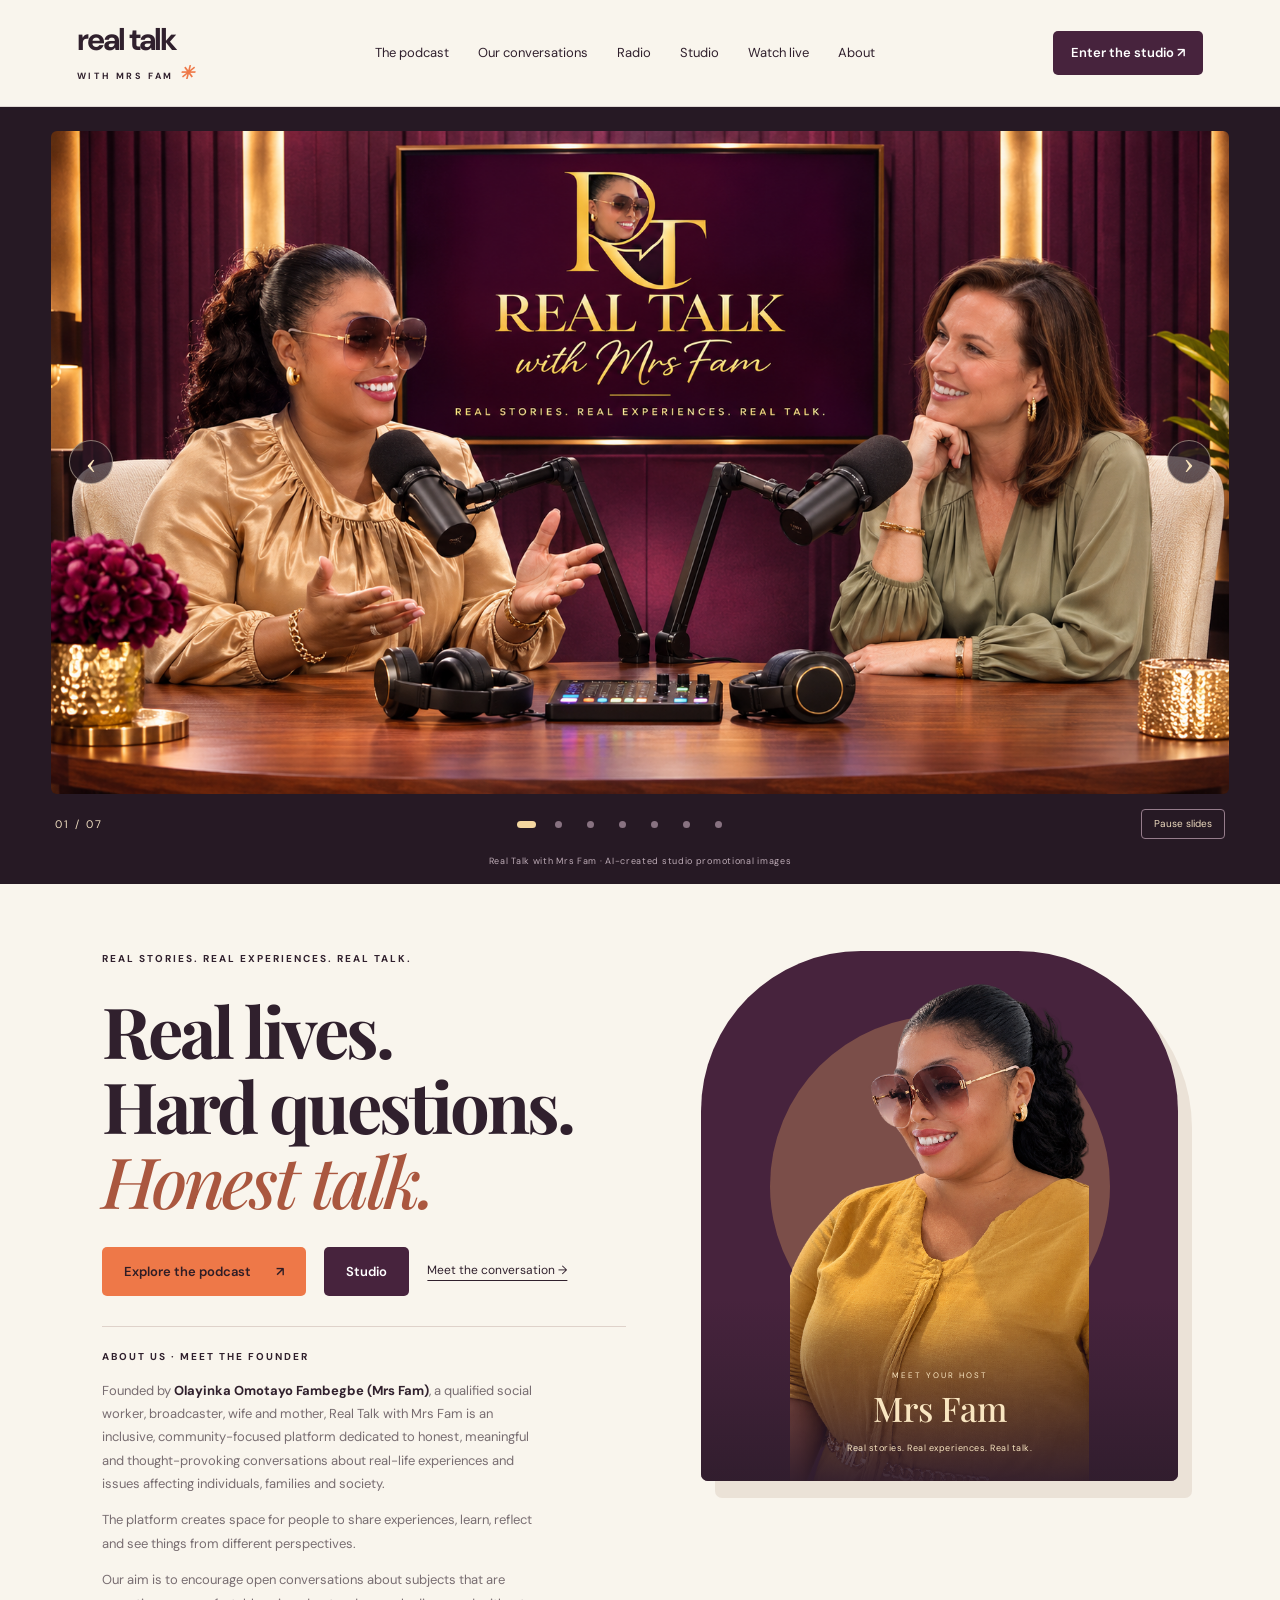
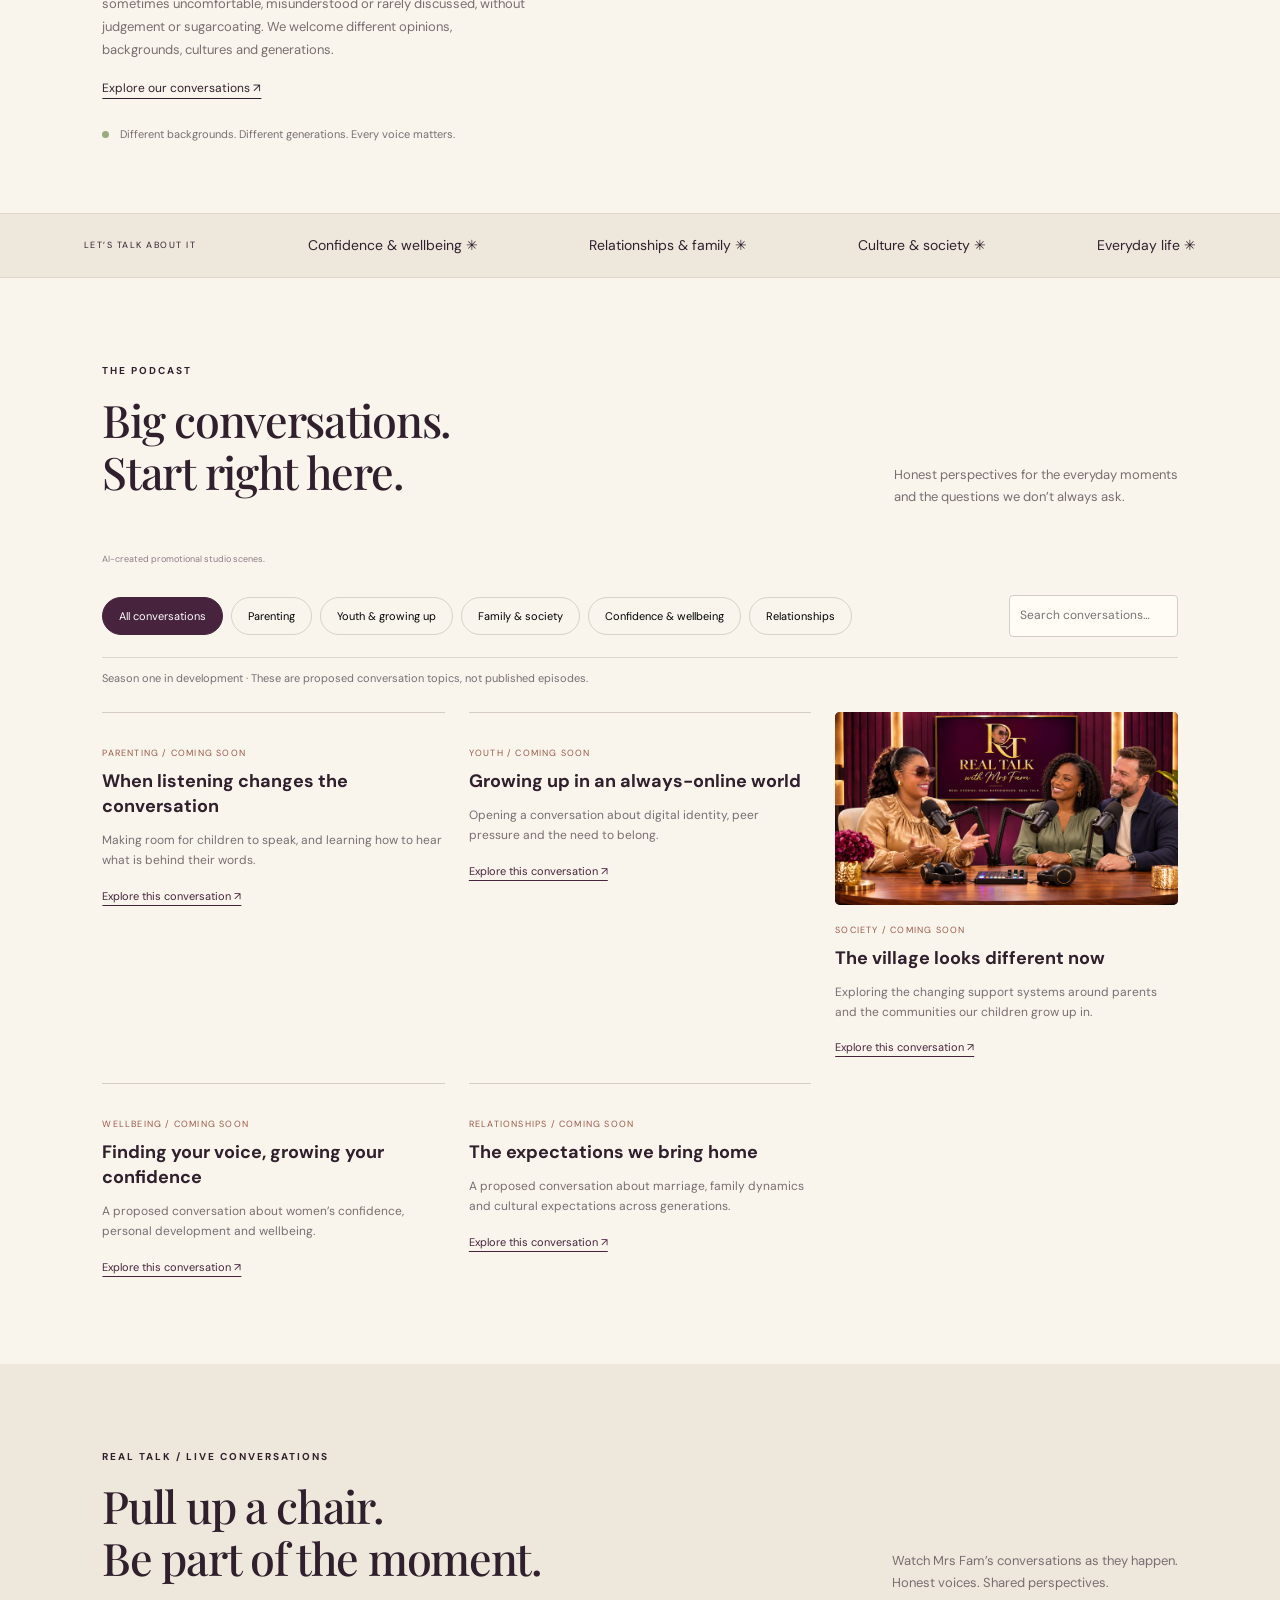
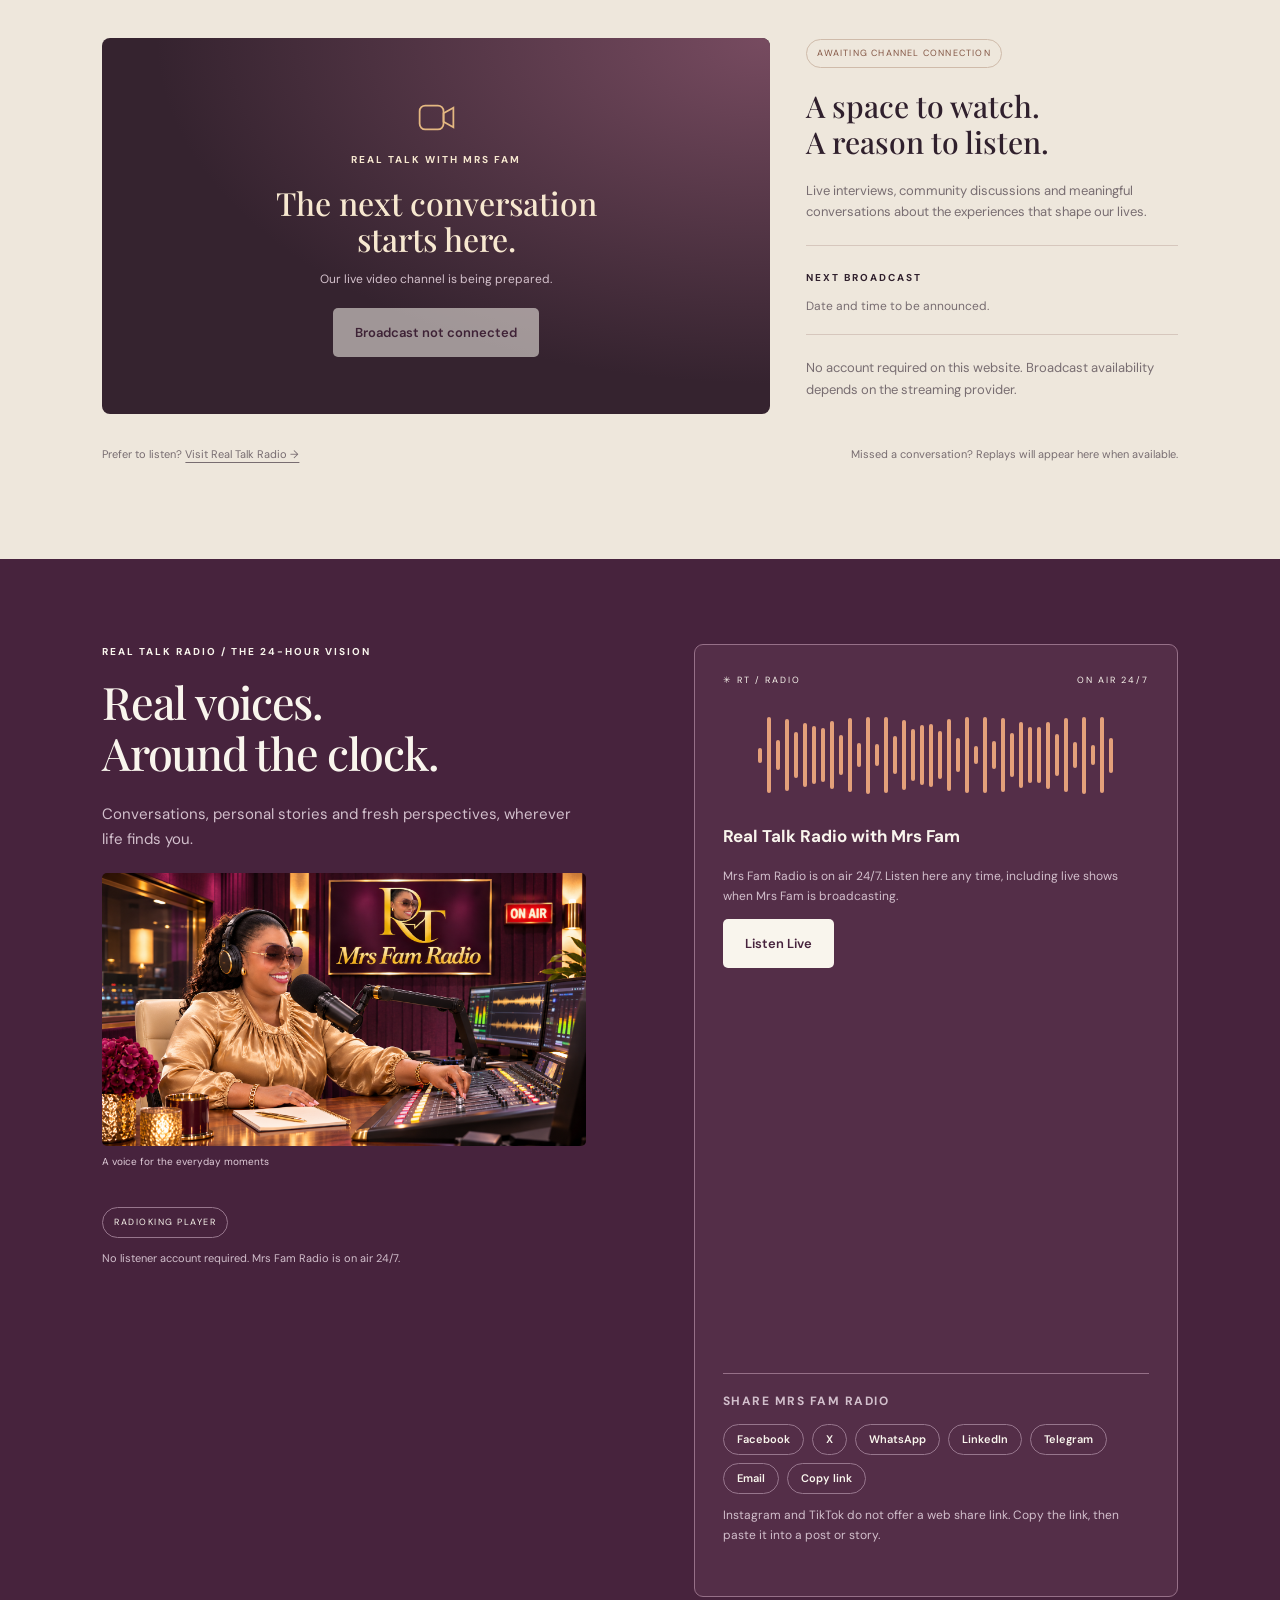
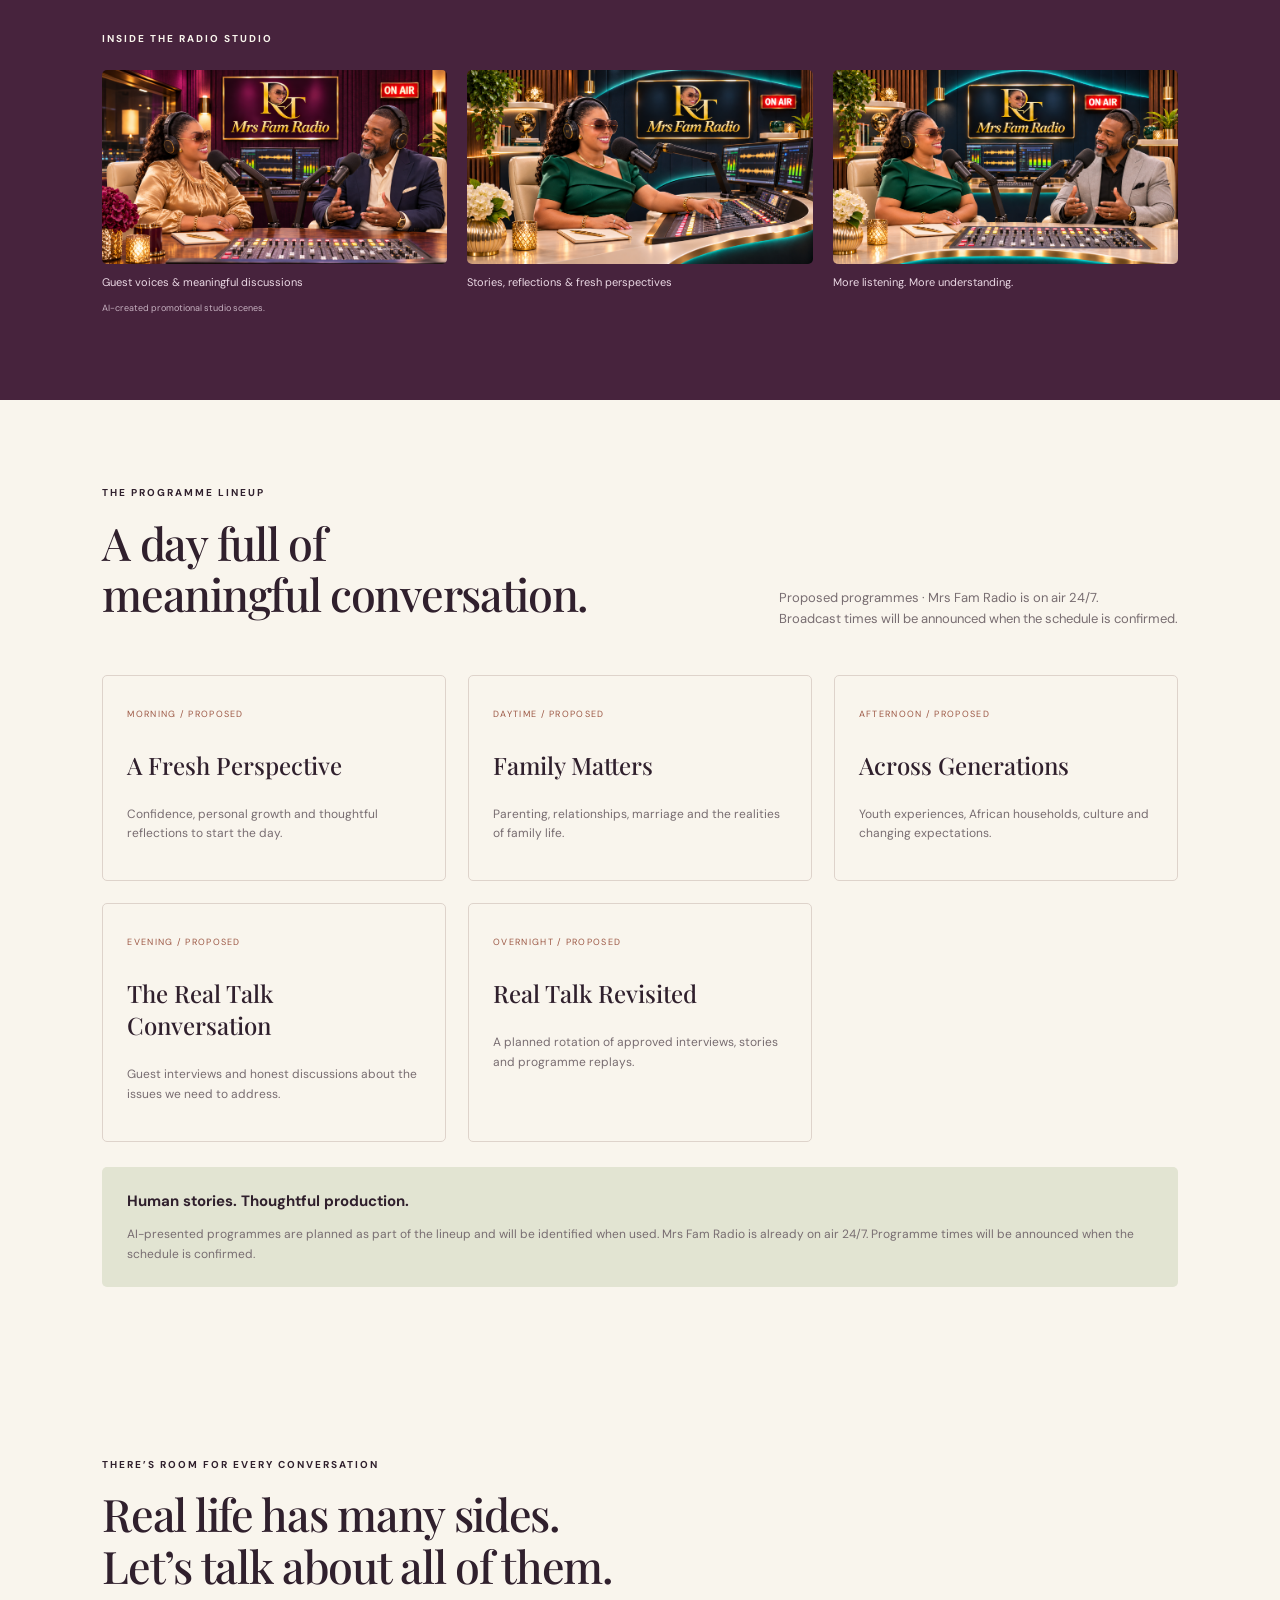
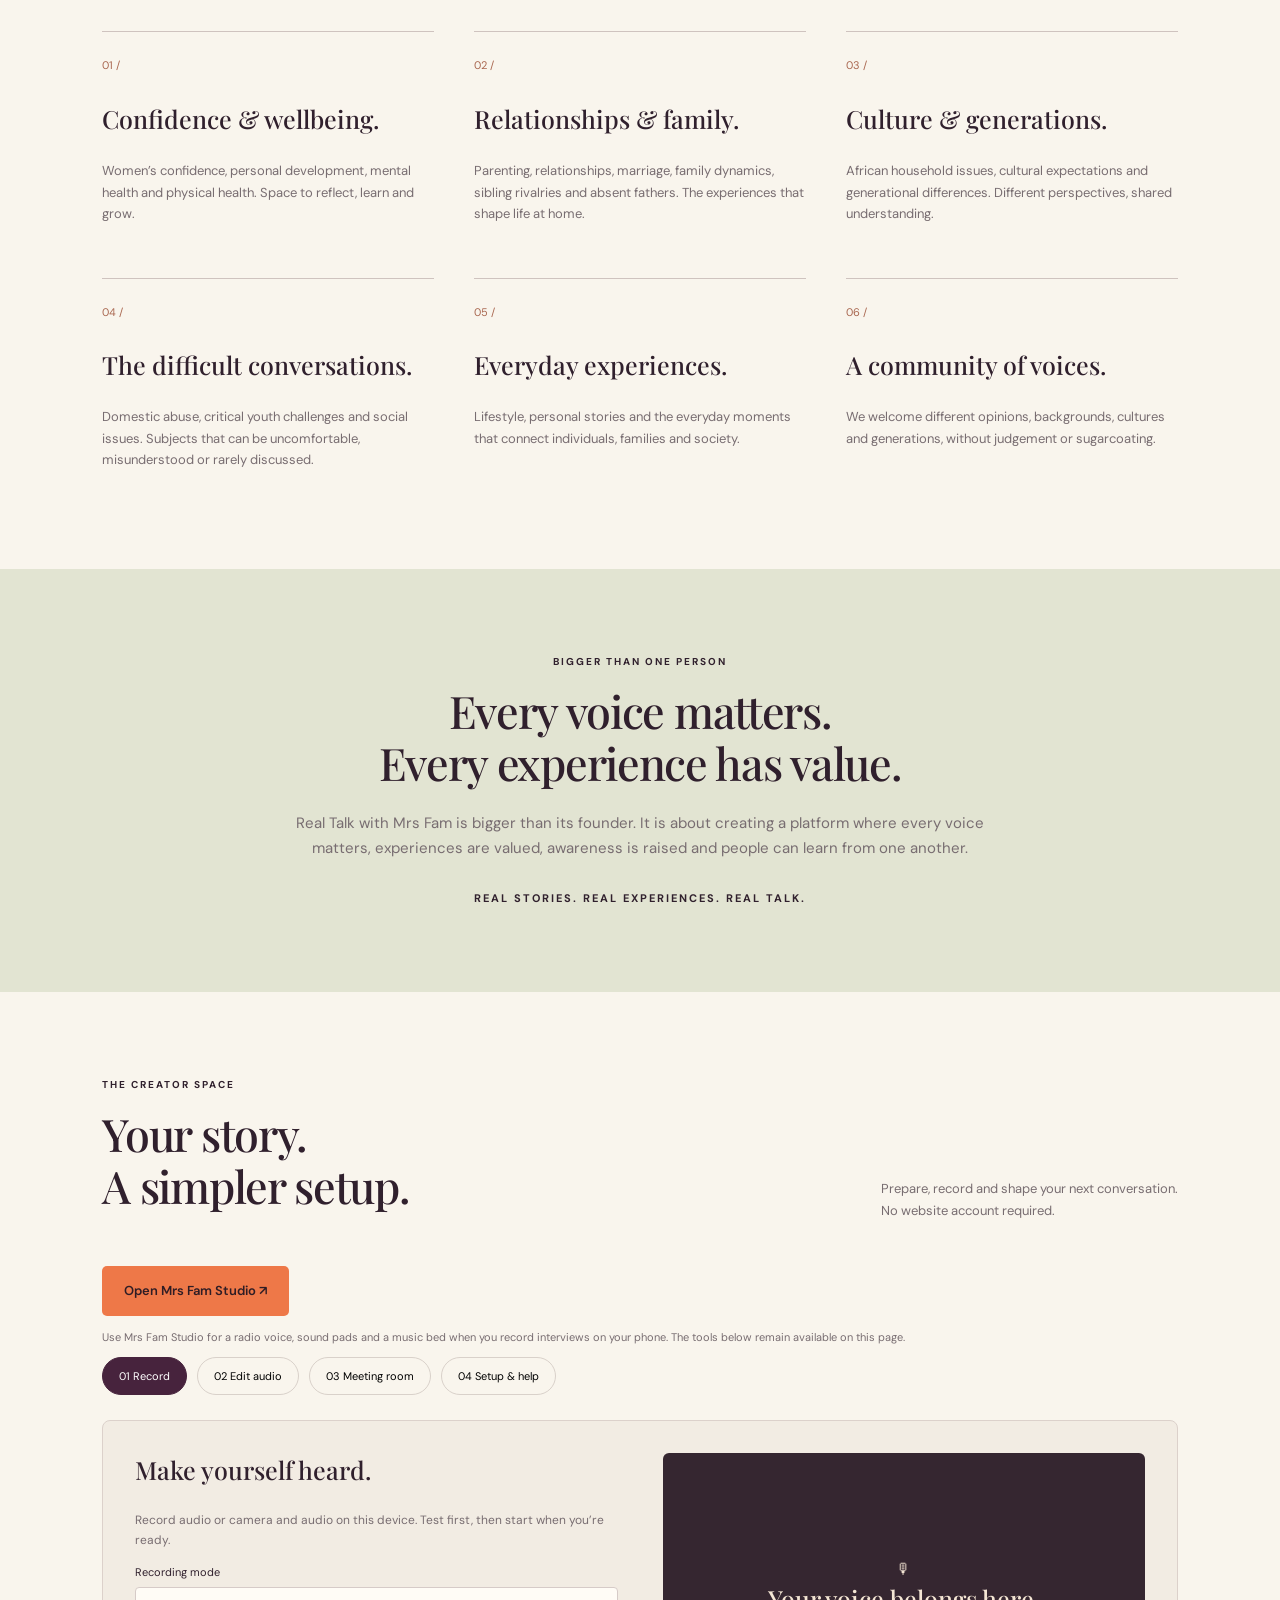
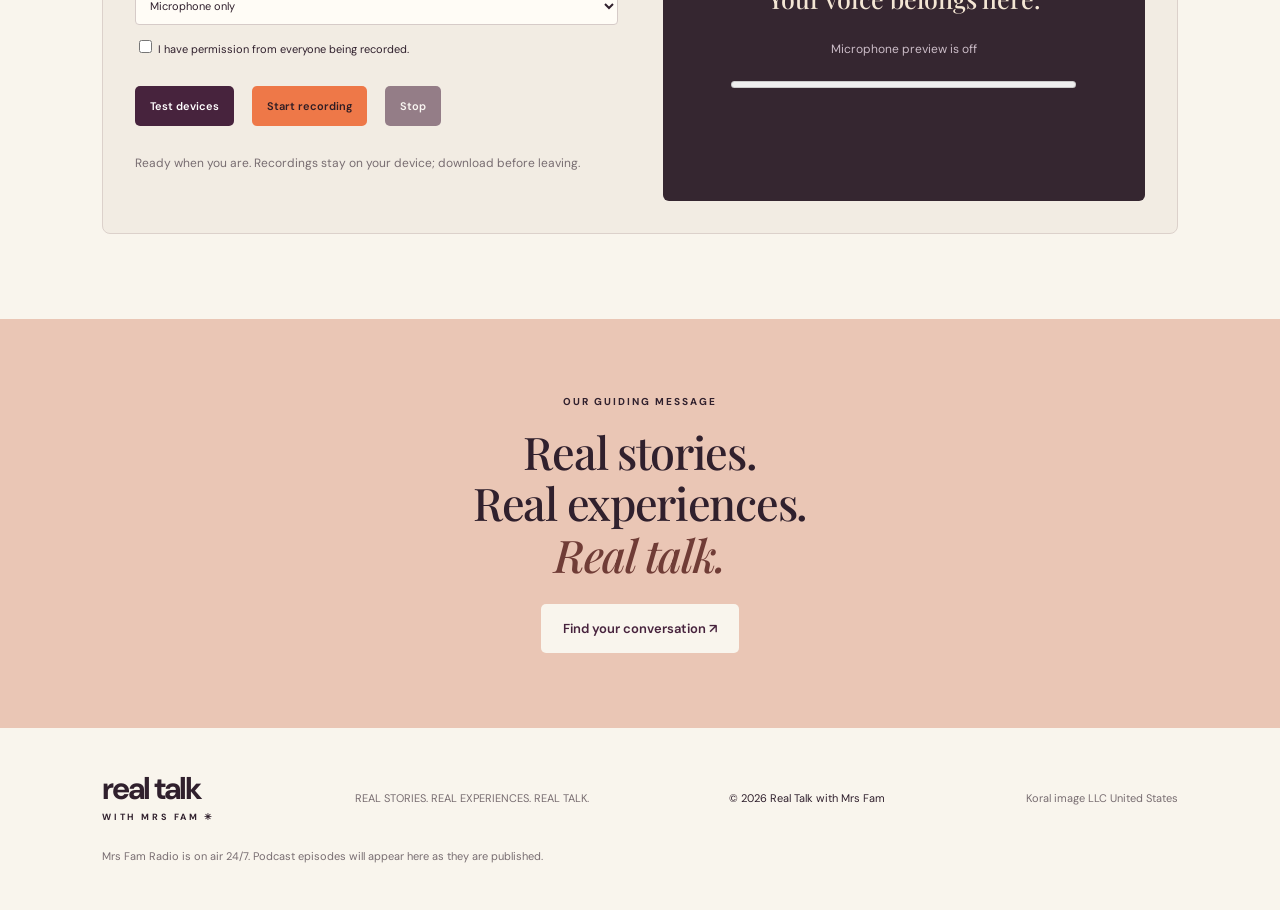
<file: index.html>
<!doctype html><html lang="en"><head><meta charset="utf-8"><meta name="viewport" content="width=device-width,initial-scale=1"><title>Real Talk with Mrs Fam — Conversations that bring us closer</title><meta name="description" content="An inclusive, community-focused platform for real stories, real experiences and honest conversations about individuals, families and society.">
<meta property="og:type" content="website">
<meta property="og:site_name" content="Real Talk with Mrs Fam">
<meta property="og:url" content="https://mrsfam.com/">
<meta property="og:title" content="Listen to Mrs Fam Radio, on air 24/7">
<meta property="og:description" content="Real Talk Radio with Mrs Fam. Conversations, personal stories and fresh perspectives, on air around the clock.">
<meta property="og:image" content="https://mrsfam.com/slides/radio-solo-gold.png">
<meta property="og:image:alt" content="Mrs Fam broadcasting solo in the plum and gold radio studio">
<meta property="og:image:width" content="1672">
<meta property="og:image:height" content="941">
<meta name="twitter:card" content="summary_large_image">
<meta name="twitter:title" content="Listen to Mrs Fam Radio, on air 24/7">
<meta name="twitter:description" content="Real Talk Radio with Mrs Fam. Conversations, personal stories and fresh perspectives, on air around the clock.">
<meta name="twitter:image" content="https://mrsfam.com/slides/radio-solo-gold.png">
<link rel="canonical" href="https://mrsfam.com/">
<link rel="stylesheet" href="style.css"></head><body><header><a class="brand" href="#home">real talk<span>WITH MRS FAM <i>✳</i></span></a><button class="button small menu-toggle" id="menu-toggle" type="button" aria-expanded="false" aria-controls="site-nav" hidden>Menu</button><nav id="site-nav" aria-label="Main navigation"><a href="#episodes">The podcast</a><a href="#topics">Our conversations</a><a href="#radio">Radio</a><a href="/studio">Studio</a><a href="#live">Watch live</a><a href="#about">About</a></nav><a class="button small" href="/studio">Enter the studio ↗</a></header><main><section class="top-slideshow" id="studio-slideshow" aria-roledescription="carousel" aria-label="Real Talk with Mrs Fam studio gallery" tabindex="0"><div class="slideshow-stage"><div class="hero-slide is-current" data-slide aria-hidden="false"><img src="slides/podcast-woman.png" alt="Mrs Fam in conversation with a woman in the plum and gold podcast studio" width="1672" height="941" fetchpriority="high" decoding="async"></div><div class="hero-slide" data-slide aria-hidden="true"><img src="slides/podcast-man.png" alt="Mrs Fam interviewing a man in the plum and gold podcast studio" width="1672" height="941" loading="lazy" decoding="async"></div><div class="hero-slide" data-slide aria-hidden="true"><img src="slides/podcast-couple.png" alt="Mrs Fam interviewing an interracial married couple in the podcast studio" width="1672" height="941" loading="lazy" decoding="async"></div><div class="hero-slide" data-slide aria-hidden="true"><img src="slides/radio-solo-gold.png" alt="Mrs Fam broadcasting solo in the plum and gold radio studio" width="1672" height="941" loading="lazy" decoding="async"></div><div class="hero-slide" data-slide aria-hidden="true"><img src="slides/radio-guest-gold.png" alt="Mrs Fam and a guest in the plum and gold radio studio" width="1672" height="941" loading="lazy" decoding="async"></div><div class="hero-slide" data-slide aria-hidden="true"><img src="slides/radio-solo-emerald.png" alt="Mrs Fam in an emerald dress broadcasting in the navy and teal radio studio" width="1672" height="941" loading="lazy" decoding="async"></div><div class="hero-slide" data-slide aria-hidden="true"><img src="slides/radio-guest-emerald.png" alt="Mrs Fam in an emerald dress interviewing a guest in the navy and teal radio studio" width="1672" height="941" loading="lazy" decoding="async"></div><button class="slide-arrow slide-prev" aria-label="Previous image">‹</button><button class="slide-arrow slide-next" aria-label="Next image">›</button></div><div class="slide-toolbar"><span class="slide-counter" id="slide-counter" aria-live="off">01 / 07</span><div class="slide-dots" aria-label="Choose studio image"><button data-slide-to="0" aria-label="Show image 1 of 7" aria-current="true"></button><button data-slide-to="1" aria-label="Show image 2 of 7" aria-current="false"></button><button data-slide-to="2" aria-label="Show image 3 of 7" aria-current="false"></button><button data-slide-to="3" aria-label="Show image 4 of 7" aria-current="false"></button><button data-slide-to="4" aria-label="Show image 5 of 7" aria-current="false"></button><button data-slide-to="5" aria-label="Show image 6 of 7" aria-current="false"></button><button data-slide-to="6" aria-label="Show image 7 of 7" aria-current="false"></button></div><button id="slide-pause" aria-label="Pause slideshow">Pause slides</button></div><p class="slide-note">Real Talk with Mrs Fam · AI-created studio promotional images</p><span class="sr-only" id="slide-announcement" role="status" aria-live="polite"></span></section><section class="hero" id="home"><div class="hero-copy"><div class="eyebrow">REAL STORIES. REAL EXPERIENCES. REAL TALK.</div><h1>Real lives.<br>Hard questions.<br><em>Honest talk.</em></h1><div class="actions"><a class="button orange" href="#episodes">Explore the podcast <span>↗</span></a><a class="button" href="/studio">Studio</a><a class="textlink" href="#about">Meet the conversation →</a></div><div class="front-about" id="about"><div class="eyebrow">ABOUT US · MEET THE FOUNDER</div><p>Founded by <strong>Olayinka Omotayo Fambegbe (Mrs Fam)</strong>, a qualified social worker, broadcaster, wife and mother, Real Talk with Mrs Fam is an inclusive, community-focused platform dedicated to honest, meaningful and thought-provoking conversations about real-life experiences and issues affecting individuals, families and society.</p><p>The platform creates space for people to share experiences, learn, reflect and see things from different perspectives.</p><p>Our aim is to encourage open conversations about subjects that are sometimes uncomfortable, misunderstood or rarely discussed, without judgement or sugarcoating. We welcome different opinions, backgrounds, cultures and generations.</p><a class="textlink" href="#topics">Explore our conversations ↗</a></div><div class="hero-foot"><span class="dot"></span> Different backgrounds. Different generations. Every voice matters.</div></div><div class="front-portrait"><div class="portrait-halo" aria-hidden="true"></div><img src="mrs-fam-portrait.png" alt="Olayinka Omotayo Fambegbe, Mrs Fam, smiling in a mustard gold blouse" width="941" height="1672" fetchpriority="high"><div class="portrait-name"><span>MEET YOUR HOST</span><strong>Mrs Fam</strong><small>Real stories. Real experiences. Real talk.</small></div></div></section>
<div class="ribbon"><span>LET’S TALK ABOUT IT</span><span>Confidence & wellbeing ✳</span><span>Relationships & family ✳</span><span>Culture & society ✳</span><span>Everyday life ✳</span></div>
<section id="episodes" class="section"><div class="section-head"><div><div class="eyebrow">THE PODCAST</div><h2>Big conversations.<br>Start right here.</h2></div><p>Honest perspectives for the everyday moments<br>and the questions we don’t always ask.</p></div><p class="section-image-note">AI-created promotional studio scenes.</p><div class="filters"><button class="active" data-filter="All">All conversations</button><button data-filter="Parenting">Parenting</button><button data-filter="Youth">Youth & growing up</button><button data-filter="Society">Family & society</button><button data-filter="Wellbeing">Confidence & wellbeing</button><button data-filter="Relationships">Relationships</button><input id="search" placeholder="Search conversations…" aria-label="Search conversations"></div><p class="subtle">Season one in development · These are proposed conversation topics, not published episodes.</p><div id="episode-grid" class="episode-grid"></div><p id="empty" hidden>No conversations match your search.</p></section>
<section id="live" class="section live-section"><div class="section-head"><div><div class="eyebrow">REAL TALK / LIVE CONVERSATIONS</div><h2>Pull up a chair.<br>Be part of the moment.</h2></div><p>Watch Mrs Fam’s conversations as they happen.<br>Honest voices. Shared perspectives.</p></div><div class="live-layout"><div class="live-screen" id="live-screen"><div class="live-placeholder" id="live-placeholder"><div class="live-symbol" aria-hidden="true"><svg viewBox="0 0 64 64"><rect x="8" y="15" width="34" height="34" rx="8"/><path d="M42 26l14-8v28l-14-8z"/></svg></div><span class="eyebrow">REAL TALK WITH MRS FAM</span><h3>The next conversation<br>starts here.</h3><p id="live-empty-note">Our live video channel is being prepared.</p><button class="button cream" id="live-watch" disabled>Broadcast not connected</button></div><div id="live-embed" hidden></div></div><aside class="live-info"><span class="live-status" id="live-status">AWAITING CHANNEL CONNECTION</span><h3 id="live-title">A space to watch.<br>A reason to listen.</h3><p id="live-description">Live interviews, community discussions and meaningful conversations about the experiences that shape our lives.</p><div class="live-next"><span class="eyebrow">NEXT BROADCAST</span><p id="live-next-time">Date and time to be announced.</p></div><a class="textlink" id="live-external" hidden target="_blank" rel="noopener">Open on YouTube ↗</a><p class="subtle" id="live-provider-note">No account required on this website. Broadcast availability depends on the streaming provider.</p><button class="button small" id="live-close" hidden>Close video</button></aside></div><div class="live-foot"><p>Prefer to listen? <a href="#radio">Visit Real Talk Radio →</a></p><p>Missed a conversation? Replays will appear here when available.</p></div></section>
<section id="radio" class="radio section"><div><div class="eyebrow">REAL TALK RADIO / THE 24-HOUR VISION</div><h2>Real voices.<br>Around the clock.</h2><p>Conversations, personal stories and fresh perspectives, wherever life finds you.</p><div class="radio-intro-photo"><figure><img src="slides/radio-solo-gold.png" alt="Mrs Fam broadcasting solo in the plum and gold radio studio" width="1672" height="941" loading="lazy"><figcaption>A voice for the everyday moments</figcaption></figure></div><span class="pill" id="station-pill">RADIOKING PLAYER</span><p class="subtle">No listener account required. Mrs Fam Radio is on air 24/7.</p></div><div class="radio-player"><div class="radio-top"><span>✳ RT / RADIO</span><span id="station-status">ON AIR 24/7</span></div><div class="wave" aria-hidden="true"></div><h3 id="station-title">Real Talk Radio with Mrs Fam</h3><p id="station-note">Mrs Fam Radio is on air 24/7. Listen here any time, including live shows when Mrs Fam is broadcasting.</p><div class="radio-controls"><a class="button cream" id="radio-play" href="#radio-embed">Listen Live</a></div><div class="radio-embed" id="radio-embed" tabindex="-1"><iframe src="https://player.radioking.io/mrs-fam-radio/?c=%231e7fcb&amp;c2=%23ffffff&amp;f=v&amp;i=1&amp;p=1&amp;s=0&amp;alb=1&amp;li=1&amp;popup=1&amp;plc=0&amp;h=365&amp;l=275&amp;v=2" title="Mrs Fam Radio player" width="275" height="365" allow="autoplay 'none'" style="border:0;border-radius:5px;width:275px;max-width:100%;height:365px;display:block;"></iframe></div><script defer src="https://player.radioking.io/scripts/iframe.bundle.js"></script><div class="radio-share" id="radio-share">
  <p class="radio-share-label" id="radio-share-heading">Share Mrs Fam Radio</p>
  <div class="radio-share-buttons" role="group" aria-labelledby="radio-share-heading">
    <button type="button" class="radio-share-btn" id="share-native" hidden>Share</button>
    <a class="radio-share-btn" href="https://www.facebook.com/sharer/sharer.php?u=https%3A%2F%2Fmrsfam.com%2F%23radio-embed" target="_blank" rel="noopener noreferrer" aria-label="Share Mrs Fam Radio on Facebook">Facebook</a>
    <a class="radio-share-btn" href="https://twitter.com/intent/tweet?url=https%3A%2F%2Fmrsfam.com%2F%23radio-embed&amp;text=Listen%20to%20Mrs%20Fam%20Radio%2C%20on%20air%2024%2F7" target="_blank" rel="noopener noreferrer" aria-label="Share Mrs Fam Radio on X">X</a>
    <a class="radio-share-btn" href="https://wa.me/?text=Listen%20to%20Mrs%20Fam%20Radio%2C%20on%20air%2024%2F7%20https%3A%2F%2Fmrsfam.com%2F%23radio-embed" target="_blank" rel="noopener noreferrer" aria-label="Share Mrs Fam Radio on WhatsApp">WhatsApp</a>
    <a class="radio-share-btn" href="https://www.linkedin.com/sharing/share-offsite/?url=https%3A%2F%2Fmrsfam.com%2F%23radio-embed" target="_blank" rel="noopener noreferrer" aria-label="Share Mrs Fam Radio on LinkedIn">LinkedIn</a>
    <a class="radio-share-btn" href="https://t.me/share/url?url=https%3A%2F%2Fmrsfam.com%2F%23radio-embed&amp;text=Listen%20to%20Mrs%20Fam%20Radio%2C%20on%20air%2024%2F7" target="_blank" rel="noopener noreferrer" aria-label="Share Mrs Fam Radio on Telegram">Telegram</a>
    <a class="radio-share-btn" href="mailto:?subject=Listen%20to%20Mrs%20Fam%20Radio%2C%20on%20air%2024%2F7&amp;body=Listen%20to%20Mrs%20Fam%20Radio%2C%20on%20air%2024%2F7%0A%0Ahttps%3A%2F%2Fmrsfam.com%2F%23radio-embed" aria-label="Share Mrs Fam Radio by email">Email</a>
    <button type="button" class="radio-share-btn" id="share-copy" aria-label="Copy Mrs Fam Radio link">Copy link</button>
  </div>
  <p class="subtle radio-share-note">Instagram and TikTok do not offer a web share link. Copy the link, then paste it into a post or story.</p>
  <p class="radio-share-status" id="share-status" role="status"></p>
</div></div><div class="radio-gallery-wrap"><div class="eyebrow">INSIDE THE RADIO STUDIO</div><div class="section-gallery radio-gallery"><figure><img src="slides/radio-guest-gold.png" alt="Mrs Fam interviewing a guest at the radio station" width="1672" height="941" loading="lazy"><figcaption>Guest voices & meaningful discussions</figcaption></figure><figure><img src="slides/radio-solo-emerald.png" alt="Mrs Fam in an emerald dress at the navy radio studio console" width="1672" height="941" loading="lazy"><figcaption>Stories, reflections & fresh perspectives</figcaption></figure><figure><img src="slides/radio-guest-emerald.png" alt="Mrs Fam in an emerald dress interviewing a male radio guest" width="1672" height="941" loading="lazy"><figcaption>More listening. More understanding.</figcaption></figure></div><p class="section-image-note">AI-created promotional studio scenes.</p></div></section>
<section class="section radio-programmes" id="radio-programmes"><div class="section-head"><div><div class="eyebrow">THE PROGRAMME LINEUP</div><h2>A day full of<br>meaningful conversation.</h2></div><p>Proposed programmes · Mrs Fam Radio is on air 24/7.<br>Broadcast times will be announced when the schedule is confirmed.</p></div><div class="programme-grid"><article><span>MORNING / PROPOSED</span><h3>A Fresh Perspective</h3><p>Confidence, personal growth and thoughtful reflections to start the day.</p></article><article><span>DAYTIME / PROPOSED</span><h3>Family Matters</h3><p>Parenting, relationships, marriage and the realities of family life.</p></article><article><span>AFTERNOON / PROPOSED</span><h3>Across Generations</h3><p>Youth experiences, African households, culture and changing expectations.</p></article><article><span>EVENING / PROPOSED</span><h3>The Real Talk Conversation</h3><p>Guest interviews and honest discussions about the issues we need to address.</p></article><article><span>OVERNIGHT / PROPOSED</span><h3>Real Talk Revisited</h3><p>A planned rotation of approved interviews, stories and programme replays.</p></article></div><div class="radio-editorial"><b>Human stories. Thoughtful production.</b><p>AI-presented programmes are planned as part of the lineup and will be identified when used. Mrs Fam Radio is already on air 24/7. Programme times will be announced when the schedule is confirmed.</p></div></section>
<section id="topics" class="section topics"><div class="eyebrow">THERE’S ROOM FOR EVERY CONVERSATION</div><h2>Real life has many sides.<br>Let’s talk about all of them.</h2><div class="topic-grid"><article><span>01 /</span><h3>Confidence & wellbeing.</h3><p>Women’s confidence, personal development, mental health and physical health. Space to reflect, learn and grow.</p></article><article><span>02 /</span><h3>Relationships & family.</h3><p>Parenting, relationships, marriage, family dynamics, sibling rivalries and absent fathers. The experiences that shape life at home.</p></article><article><span>03 /</span><h3>Culture & generations.</h3><p>African household issues, cultural expectations and generational differences. Different perspectives, shared understanding.</p></article><article><span>04 /</span><h3>The difficult conversations.</h3><p>Domestic abuse, critical youth challenges and social issues. Subjects that can be uncomfortable, misunderstood or rarely discussed.</p></article><article><span>05 /</span><h3>Everyday experiences.</h3><p>Lifestyle, personal stories and the everyday moments that connect individuals, families and society.</p></article><article><span>06 /</span><h3>A community of voices.</h3><p>We welcome different opinions, backgrounds, cultures and generations, without judgement or sugarcoating.</p></article></div></section>

<section class="community section"><div class="eyebrow">BIGGER THAN ONE PERSON</div><h2>Every voice matters.<br>Every experience has value.</h2><p>Real Talk with Mrs Fam is bigger than its founder. It is about creating a platform where every voice matters, experiences are valued, awareness is raised and people can learn from one another.</p><div class="guiding-message">REAL STORIES. REAL EXPERIENCES. REAL TALK.</div></section>
<section id="studio" class="section studio"><div class="section-head"><div><div class="eyebrow">THE CREATOR SPACE</div><h2>Your story.<br>A simpler setup.</h2></div><p>Prepare, record and shape your next conversation.<br>No website account required.</p></div><p class="studio-page-cta"><a class="button orange" href="/studio">Open Mrs Fam Studio ↗</a></p><p class="subtle">Use Mrs Fam Studio for a radio voice, sound pads and a music bed when you record interviews on your phone. The tools below remain available on this page.</p><div class="tabs" role="tablist"><button class="active" data-tab="record">01 Record</button><button data-tab="edit">02 Edit audio</button><button data-tab="meeting">03 Meeting room</button><button data-tab="setup">04 Setup & help</button></div><div class="studio-panel" id="record"><div><h3>Make yourself heard.</h3><p>Record audio or camera and audio on this device. Test first, then start when you’re ready.</p><label>Recording mode<select id="mode"><option value="audio">Microphone only</option><option value="video">Camera + microphone</option></select></label><label><input type="checkbox" id="consent"> I have permission from everyone being recorded.</label><div class="actions"><button class="button" id="test">Test devices</button><button class="button orange" id="start">Start recording</button><button class="button" id="stop" disabled>Stop</button></div><p class="status" id="record-status" role="status">Ready when you are. Recordings stay on your device; download before leaving.</p></div><div class="monitor"><video id="camera" autoplay muted playsinline hidden></video><div id="monitor-label">🎙<h3>Your voice belongs here.</h3><p id="level-text">Microphone preview is off</p><meter id="level" min="0" max="100" value="0" aria-label="Microphone level"></meter></div><div id="recordings"></div></div></div>
<div class="studio-panel" id="edit" hidden><div><h3>Keep the part that matters.</h3><p>Upload an audio file, preview it and trim the start and end. Export a WAV file, ready for your next production step.</p><label>Choose audio<input id="audio-file" type="file" accept="audio/*"></label><div class="trim-inputs"><label>Start (seconds)<input id="trim-start" type="number" min="0" value="0" step="0.1"></label><label>End (seconds)<input id="trim-end" type="number" min="0" step="0.1"></label></div><button class="button orange" id="trim">Export trimmed WAV</button><p class="status" id="edit-status" role="status">Files are processed locally in your browser.</p></div><div><audio id="edit-audio" controls></audio><h3>A focused first edit.</h3><p>This editor trims audio. Multitrack editing, noise cleanup, captions and video editing require a connected production service.</p></div></div>
<div class="studio-panel" id="meeting" hidden><div><h3>Bring someone into the conversation.</h3><p>Save your production room link below and share it with your guests. No account is required on this website. Your meeting provider may have its own host sign-in requirements.</p><label>Remote interview / meeting link<input type="url" id="room-url" placeholder="https://your-provider.com/your-room"></label><div class="actions"><button id="save-room" class="button">Save on this device</button><button id="open-room" class="button orange">Open meeting ↗</button><button id="copy-room" class="button">Copy guest link</button></div><p class="status" id="room-status" role="status">No meeting service connected yet.</p></div><div><h3>Before your guest joins</h3><ol><li>Ask everyone to use headphones.</li><li>Check microphone and camera permissions.</li><li>Agree on recording consent.</li><li>Make a short test recording.</li><li>Keep a local backup and download every track.</li></ol><p>Use a production provider such as Riverside for separate guest tracks and local remote capture. The recorder here captures this device only.</p><a href="https://riverside.com/home" target="_blank" rel="noopener" class="textlink">Explore Riverside ↗</a></div></div>
<div class="studio-panel" id="setup" hidden><div><h3>A setup you can come back to.</h3><div class="checklist"><label><input type="checkbox" data-check="quiet"> Quiet room, soft furnishings, notifications off</label><label><input type="checkbox" data-check="mic"> Microphone selected and positioned consistently</label><label><input type="checkbox" data-check="headphones"> Wired headphones connected</label><label><input type="checkbox" data-check="light"> Camera at eye level, light in front</label><label><input type="checkbox" data-check="power"> Power connected and storage available</label><label><input type="checkbox" data-check="test"> Short test recorded and played back</label></div><label>My setup notes<textarea id="setup-notes" placeholder="Microphone, room, camera position…"></textarea></label><small>Checklist and notes save in this browser only.</small></div><div><h3>Let’s solve the small things.</h3><details><summary>Microphone or camera won’t start</summary><p>Allow microphone and camera access in your browser’s site settings. Close other apps using the device, reconnect it, then test again.</p></details><details><summary>Echo or feedback</summary><p>Use headphones, mute duplicate call tabs and keep only one active microphone per room.</p></details><details><summary>Audio is too quiet or distorted</summary><p>Check the selected input in your system settings. Move closer if quiet; lower input gain if distorted. Record a short test and listen back.</p></details><details><summary>Remote guest connection is unstable</summary><p>Try wired internet, close background uploads and use a provider that records each guest locally. Browser recording here does not capture a remote call.</p></details><details><summary>What equipment belongs in the setup?</summary><p>Start with a computer, a compatible USB microphone, wired headphones and a quiet room. A stable camera mount and soft front light help for video. Test what you already own before upgrading.</p></details><p class="subtle">Guided troubleshooting only; this site cannot control or repair a guest’s device remotely.</p></div></div></section>
<section class="closing"><div class="eyebrow">OUR GUIDING MESSAGE</div><h2>Real stories.<br>Real experiences.<br><em>Real talk.</em></h2><a class="button cream" href="#episodes">Find your conversation ↗</a></section></main><footer><a class="brand" href="#home">real talk<span>WITH MRS FAM ✳</span></a><p>REAL STORIES. REAL EXPERIENCES. REAL TALK.</p><span>© <span id="year"></span> Real Talk with Mrs Fam</span><p>Koral image LLC United States</p><p class="subtle">Mrs Fam Radio is on air 24/7. Podcast episodes will appear here as they are published.</p></footer><dialog id="episode-dialog"><button class="close" aria-label="Close">×</button><div class="eyebrow">PROPOSED CONVERSATION · COMING SOON</div><h2 id="dialog-title"></h2><p id="dialog-copy"></p><p>This topic is a preview of the show’s direction. No episode audio has been published yet.</p></dialog><script src="app.js"></script><script src="live.js"></script><script src="slideshow.js"></script><script src="navigation.js"></script><script src="share.js" defer></script></body></html>
</file>
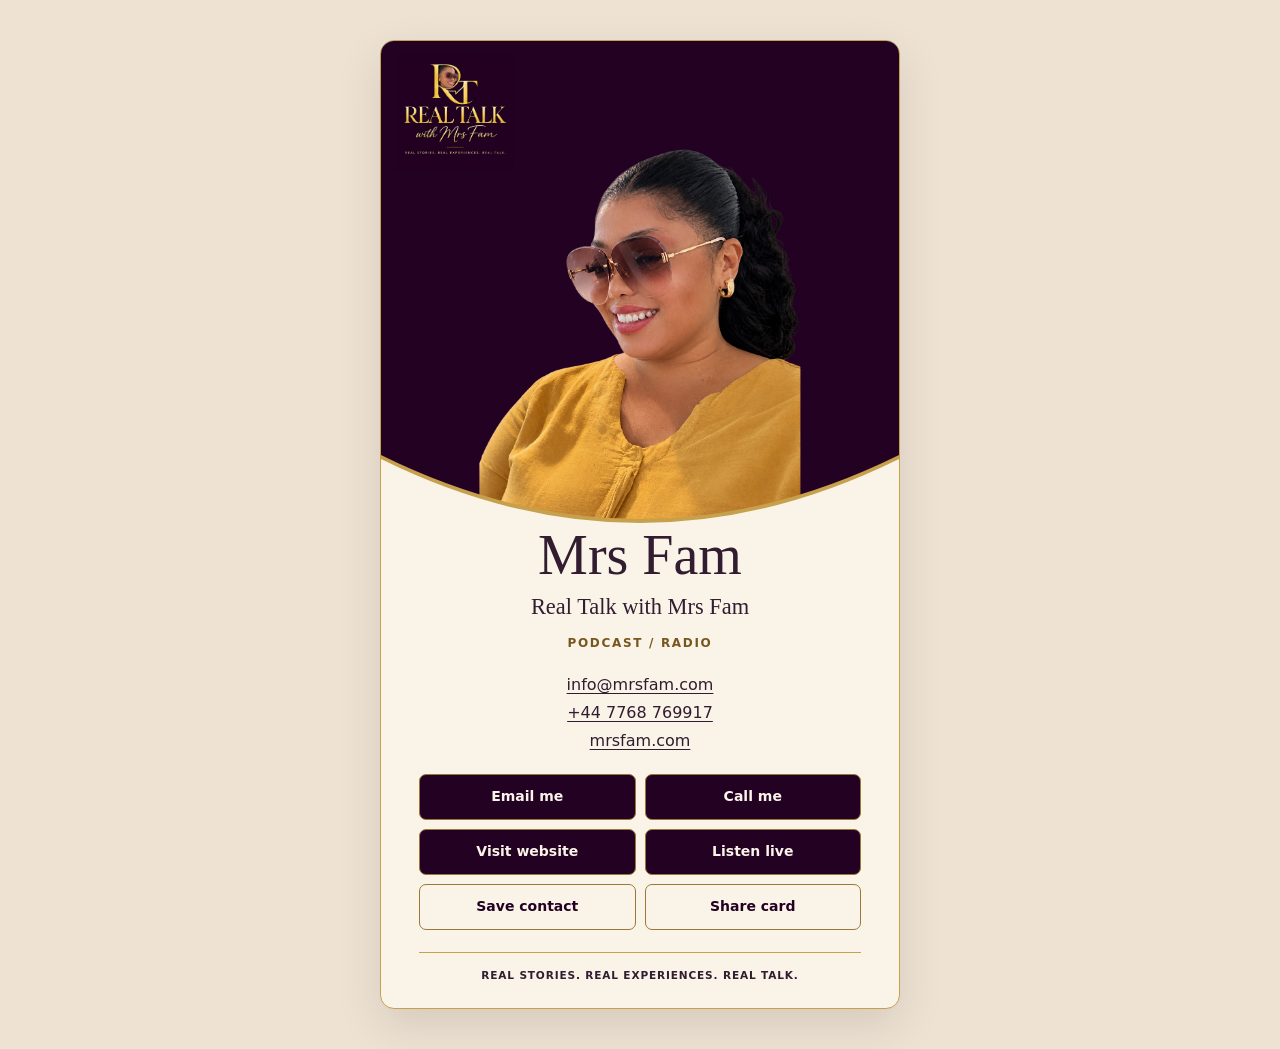
<file: contact/index.html>
<!doctype html>
<html lang="en">
<head>
  <meta charset="utf-8">
  <meta name="viewport" content="width=device-width, initial-scale=1">
  <meta name="theme-color" content="#230122">
  <meta name="description" content="Contact Mrs Fam from Real Talk with Mrs Fam.">
  <title>Contact Mrs Fam | Real Talk with Mrs Fam</title>
  <link rel="canonical" href="https://mrsfam.com/contact">
  <link rel="stylesheet" href="/contact-assets/card.css">
  <script src="/contact-assets/card.js" defer></script>
</head>
<body>
  <main class="card" aria-labelledby="card-name">
    <div class="card-top">
      <img class="logo" src="/contact-assets/real-talk-logo.png" alt="Real Talk with Mrs Fam logo" width="1254" height="1254">
      <img class="portrait" src="/contact-assets/portrait.png" alt="Mrs Fam" width="941" height="1672" fetchpriority="high">
      <svg class="curve" viewBox="0 0 520 76" preserveAspectRatio="none" aria-hidden="true" focusable="false">
        <path fill="#c7a04e" d="M0 4 Q260 132 520 4 V76 H0Z"/>
        <path fill="#faf4e8" d="M0 8 Q260 136 520 8 V76 H0Z"/>
      </svg>
    </div>
    <div class="card-body">
      <h1 id="card-name">Mrs Fam</h1>
      <p class="brand-name">Real Talk with Mrs Fam</p>
      <p class="format">PODCAST / RADIO</p>
      <address class="contact-details">
        <a href="mailto:info@mrsfam.com">info@mrsfam.com</a>
        <a href="tel:+447768769917">+44 7768 769917</a>
        <a href="https://mrsfam.com">mrsfam.com</a>
      </address>
      <div class="actions">
        <a href="mailto:info@mrsfam.com">Email me</a>
        <a href="tel:+447768769917">Call me</a>
        <a href="https://mrsfam.com">Visit website</a>
        <a href="https://mrsfam.com/#radio-embed">Listen live</a>
        <a class="secondary" href="/contact-assets/mrs-fam.vcf" download="mrs-fam.vcf">Save contact</a>
        <button class="secondary" id="share-card" type="button" hidden>Share card</button>
      </div>
      <div class="share-fallback" id="share-fallback" hidden>
        <label for="share-url">Contact card link</label>
        <input id="share-url" type="url" readonly>
      </div>
      <p class="share-status" id="share-status" role="status"></p>
      <p class="tagline">REAL STORIES. REAL EXPERIENCES. REAL TALK.</p>
    </div>
  </main>
</body>
</html>
</file>
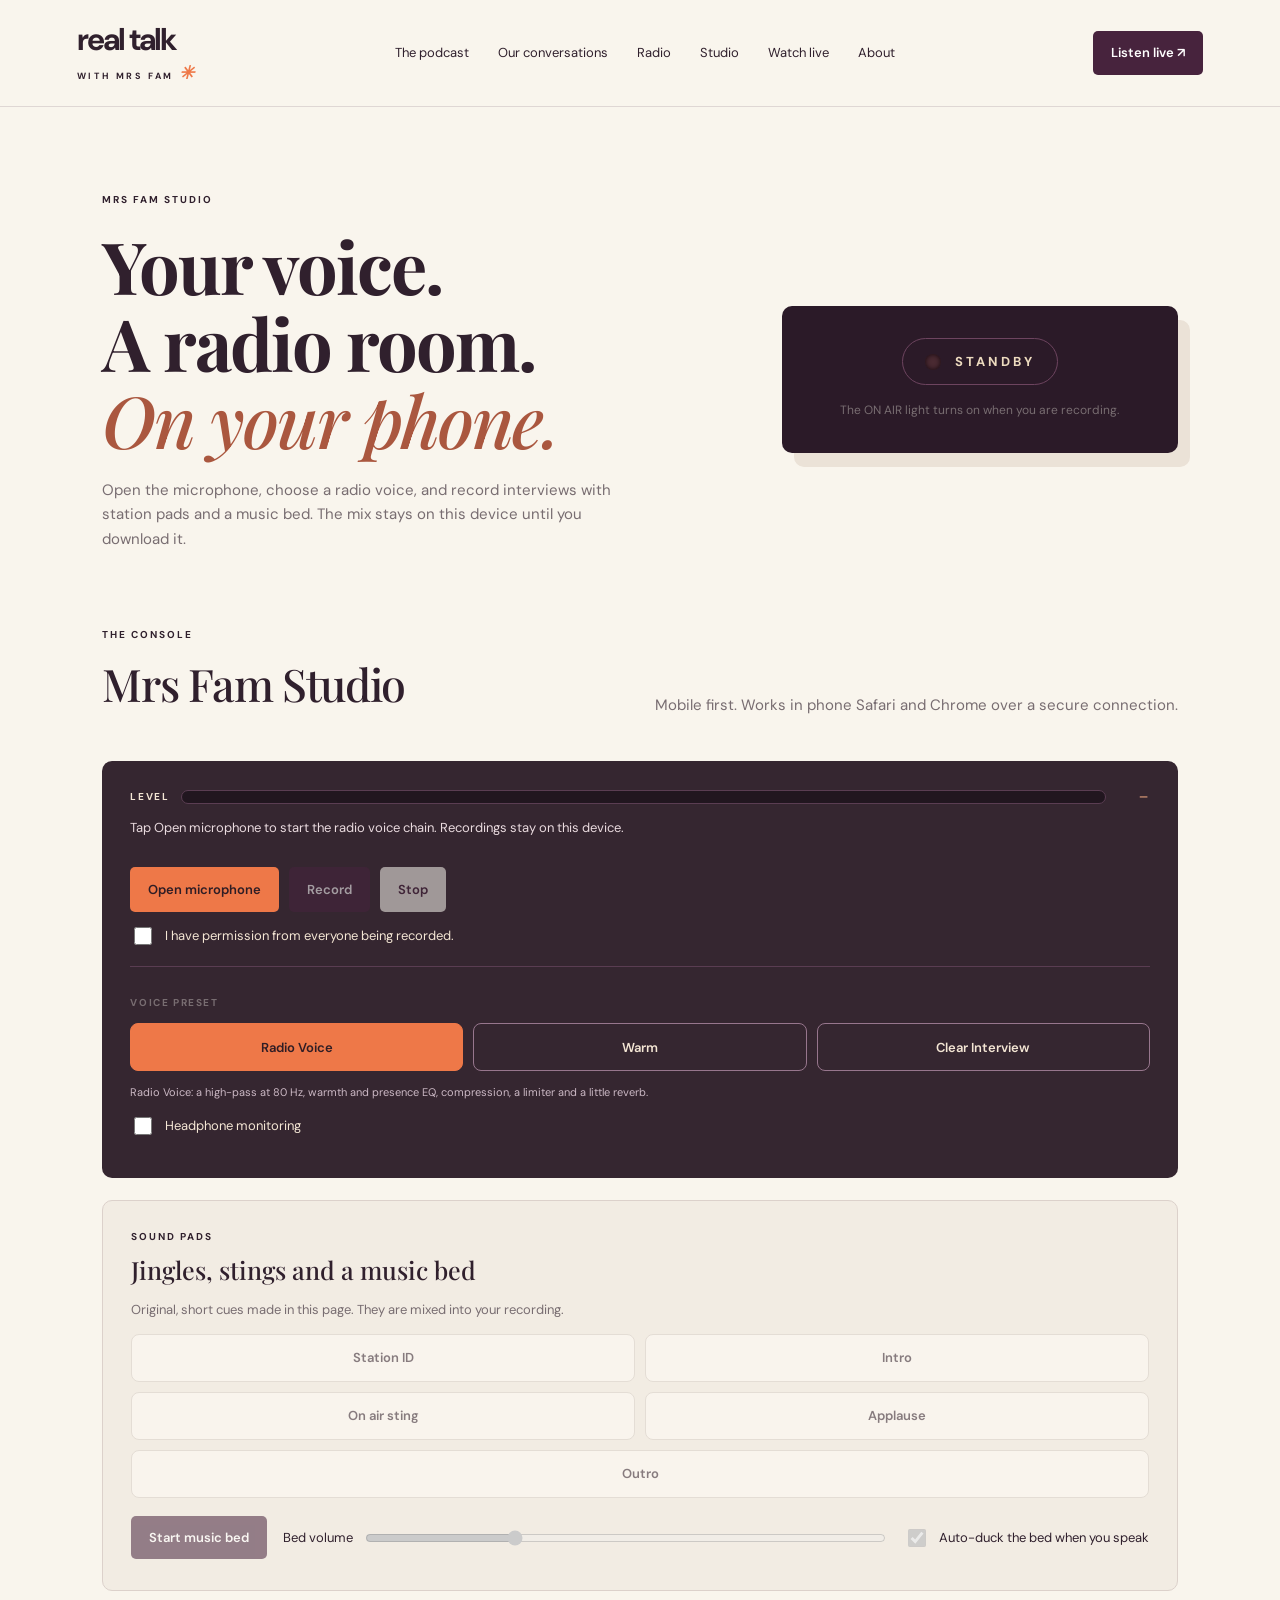
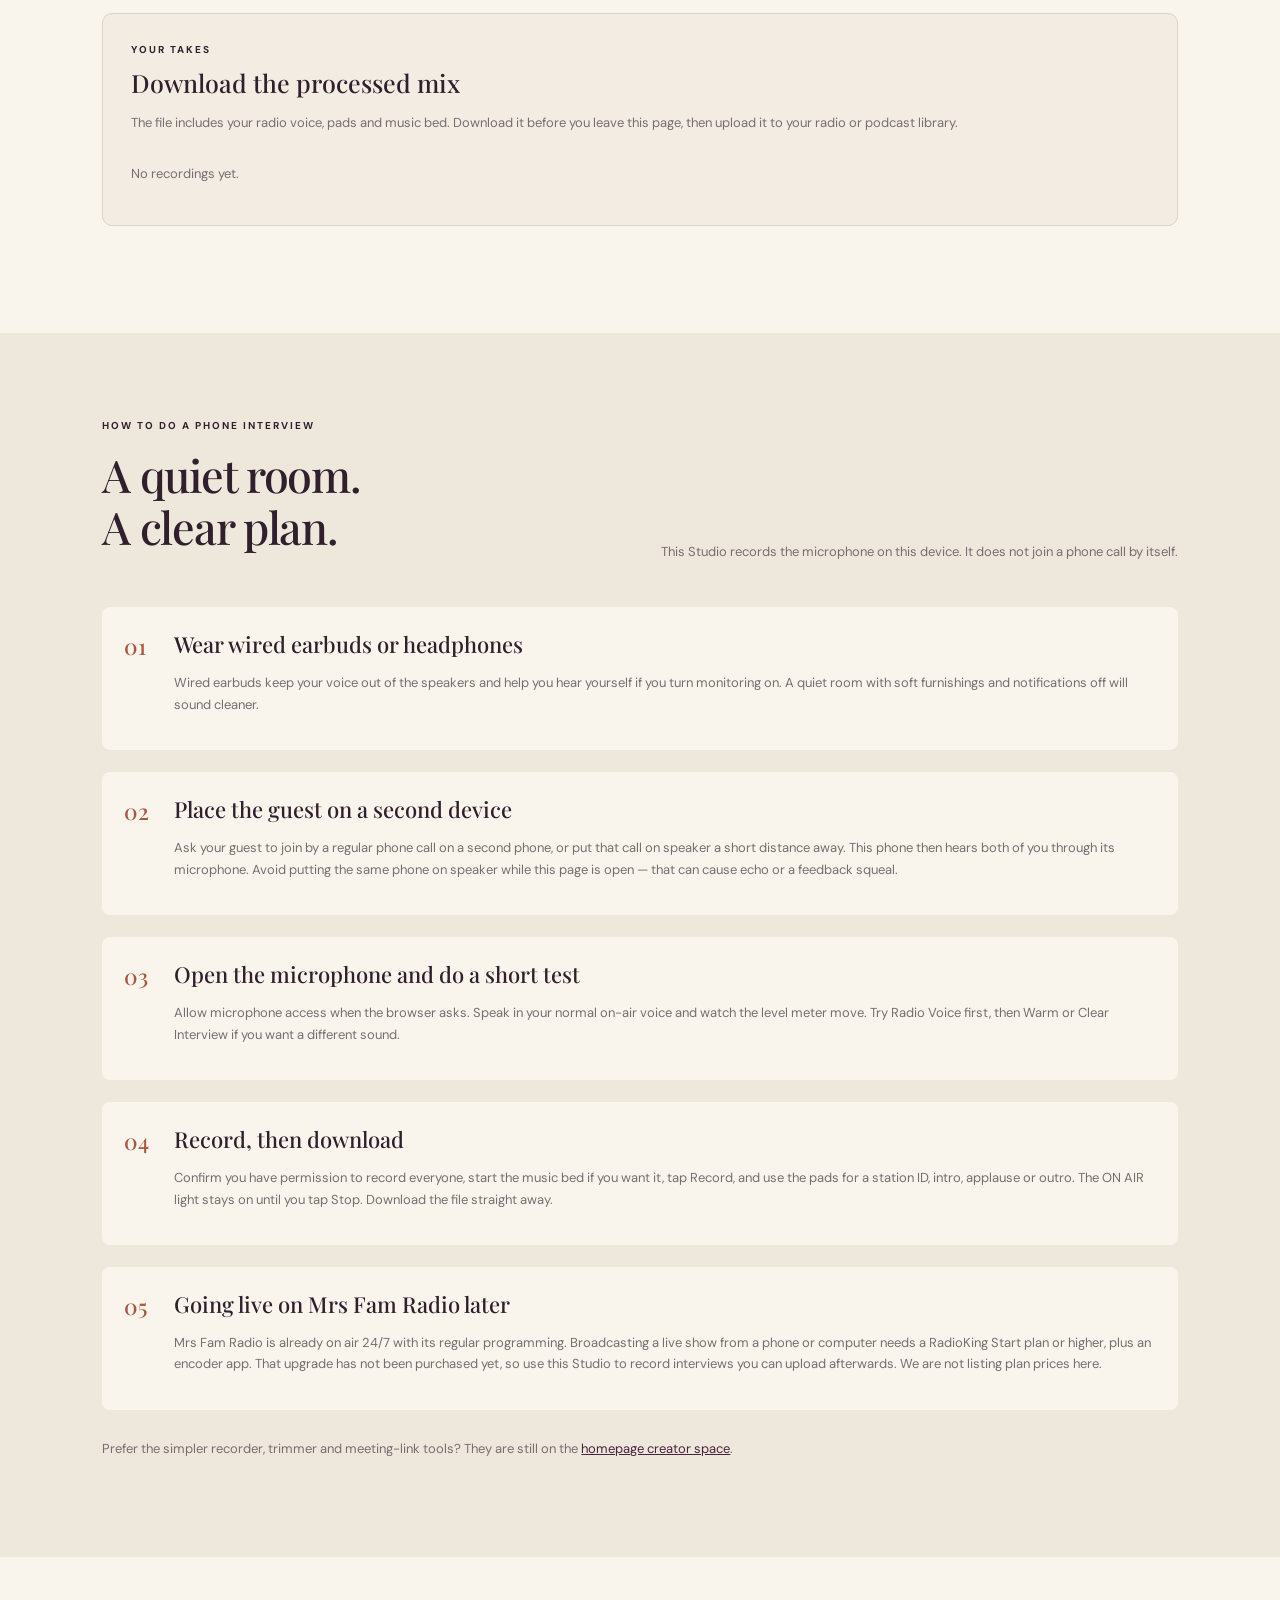
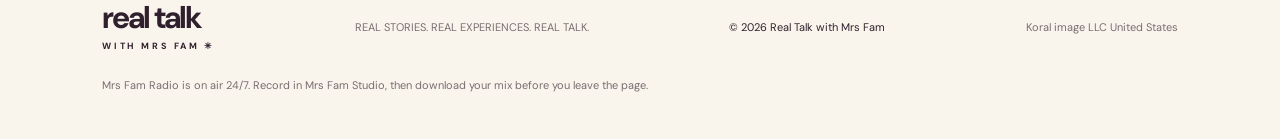
<file: studio/index.html>
<!doctype html>
<html lang="en">
<head>
  <meta charset="utf-8">
  <meta name="viewport" content="width=device-width,initial-scale=1">
  <meta name="theme-color" content="#47233d">
  <title>Mrs Fam Studio — record phone interviews with a radio voice</title>
  <meta name="description" content="Mrs Fam Studio gives you a radio voice, sound pads and a music bed so you can record interviews on your phone and download them for Mrs Fam Radio.">
  <meta property="og:type" content="website">
  <meta property="og:site_name" content="Real Talk with Mrs Fam">
  <meta property="og:url" content="https://mrsfam.com/studio">
  <meta property="og:title" content="Mrs Fam Studio — record with a radio voice">
  <meta property="og:description" content="Sound like you are in a radio studio while you record interviews on your phone. Download the mix and share it on Mrs Fam Radio.">
  <meta property="og:image" content="https://mrsfam.com/slides/radio-solo-gold.png">
  <meta property="og:image:alt" content="Mrs Fam broadcasting solo in the plum and gold radio studio">
  <meta property="og:image:width" content="1672">
  <meta property="og:image:height" content="941">
  <meta name="twitter:card" content="summary_large_image">
  <meta name="twitter:title" content="Mrs Fam Studio — record with a radio voice">
  <meta name="twitter:description" content="Sound like you are in a radio studio while you record interviews on your phone.">
  <meta name="twitter:image" content="https://mrsfam.com/slides/radio-solo-gold.png">
  <link rel="canonical" href="https://mrsfam.com/studio">
  <link rel="stylesheet" href="/style.css">
  <link rel="stylesheet" href="/studio/studio.css">
</head>
<body class="studio-page">
  <header>
    <a class="brand" href="/">real talk<span>WITH MRS FAM <i>✳</i></span></a>
    <button class="button small menu-toggle" id="menu-toggle" type="button" aria-expanded="false" aria-controls="site-nav" hidden>Menu</button>
    <nav id="site-nav" aria-label="Main navigation">
      <a href="/#episodes">The podcast</a>
      <a href="/#topics">Our conversations</a>
      <a href="/#radio">Radio</a>
      <a href="/studio" aria-current="page">Studio</a>
      <a href="/#live">Watch live</a>
      <a href="/#about">About</a>
    </nav>
    <a class="button small" href="/#radio">Listen live ↗</a>
  </header>

  <main>
    <section class="section studio-hero" id="top">
      <div class="studio-hero-copy">
        <div class="eyebrow">MRS FAM STUDIO</div>
        <h1>Your voice.<br>A radio room.<br><em>On your phone.</em></h1>
        <p>Open the microphone, choose a radio voice, and record interviews with station pads and a music bed. The mix stays on this device until you download it.</p>
      </div>
      <div class="on-air-board" aria-live="polite">
        <div class="on-air" id="on-air">
          <span class="on-air-lamp" aria-hidden="true"></span>
          <span class="on-air-label" id="on-air-label">STANDBY</span>
        </div>
        <p class="on-air-note" id="on-air-note">The ON AIR light turns on when you are recording.</p>
      </div>
    </section>

    <section class="section studio-console" aria-labelledby="console-heading">
      <div class="console-head">
        <div>
          <div class="eyebrow">THE CONSOLE</div>
          <h2 id="console-heading">Mrs Fam Studio</h2>
        </div>
        <p>Mobile first. Works in phone Safari and Chrome over a secure connection.</p>
      </div>

      <div class="console-card" id="studio-console">
        <div class="meter-row">
          <div class="meter-wrap">
            <span class="meter-label">Level</span>
            <div class="meter" id="meter" role="meter" aria-label="Output level" aria-valuemin="0" aria-valuemax="100" aria-valuenow="0">
              <div class="meter-track" aria-hidden="true">
                <div class="meter-fill" id="meter-fill"></div>
                <div class="meter-peak" id="meter-peak"></div>
              </div>
            </div>
            <span class="meter-readout" id="meter-readout">—</span>
          </div>
          <p class="status" id="studio-status" role="status" data-state="idle">Tap Open microphone to start the radio voice chain. Recordings stay on this device.</p>
        </div>

        <div class="console-actions">
          <button class="button orange" id="mic-btn" type="button">Open microphone</button>
          <button class="button" id="record-btn" type="button" disabled>Record</button>
          <button class="button cream" id="stop-btn" type="button" disabled>Stop</button>
          <span class="record-timer" id="record-timer" hidden>00:00</span>
        </div>

        <label class="consent-row">
          <input type="checkbox" id="consent">
          I have permission from everyone being recorded.
        </label>

        <div class="preset-block">
          <p class="console-label" id="preset-heading">Voice preset</p>
          <div class="preset-row" role="group" aria-labelledby="preset-heading">
            <button type="button" class="preset-btn active" data-preset="radio" aria-pressed="true">Radio Voice</button>
            <button type="button" class="preset-btn" data-preset="warm" aria-pressed="false">Warm</button>
            <button type="button" class="preset-btn" data-preset="clear" aria-pressed="false">Clear Interview</button>
          </div>
          <p class="subtle" id="preset-note">Radio Voice: a high-pass at 80 Hz, warmth and presence EQ, compression, a limiter and a little reverb.</p>
        </div>

        <div class="monitor-block">
          <label class="toggle-row">
            <input type="checkbox" id="monitor-toggle">
            Headphone monitoring
          </label>
          <p class="warning" id="monitor-warning" hidden>Use wired earbuds or headphones only. Monitoring through the phone speaker can cause a loud feedback squeal. Monitoring is off unless you turn it on.</p>
        </div>
      </div>

      <div class="pads-card">
        <div class="eyebrow">SOUND PADS</div>
        <h3>Jingles, stings and a music bed</h3>
        <p>Original, short cues made in this page. They are mixed into your recording.</p>
        <div class="pad-grid" role="group" aria-label="Sound pads">
          <button type="button" class="pad-btn" data-pad="id" disabled>Station ID</button>
          <button type="button" class="pad-btn" data-pad="intro" disabled>Intro</button>
          <button type="button" class="pad-btn" data-pad="sting" disabled>On air sting</button>
          <button type="button" class="pad-btn" data-pad="applause" disabled>Applause</button>
          <button type="button" class="pad-btn" data-pad="outro" disabled>Outro</button>
        </div>
        <div class="bed-controls">
          <button type="button" class="button small" id="bed-btn" disabled>Start music bed</button>
          <label class="bed-volume">Bed volume
            <input type="range" id="bed-volume" min="0" max="100" value="28" disabled aria-label="Music bed volume">
          </label>
          <label class="toggle-row">
            <input type="checkbox" id="duck-toggle" checked disabled>
            Auto-duck the bed when you speak
          </label>
        </div>
      </div>

      <div class="takes-card" id="takes">
        <div class="eyebrow">YOUR TAKES</div>
        <h3>Download the processed mix</h3>
        <p>The file includes your radio voice, pads and music bed. Download it before you leave this page, then upload it to your radio or podcast library.</p>
        <div id="take-list" class="take-list"></div>
        <p class="subtle" id="take-empty">No recordings yet.</p>
      </div>
    </section>

    <section class="section studio-guide" id="guide" aria-labelledby="guide-heading">
      <div class="section-head">
        <div>
          <div class="eyebrow">HOW TO DO A PHONE INTERVIEW</div>
          <h2 id="guide-heading">A quiet room.<br>A clear plan.</h2>
        </div>
        <p>This Studio records the microphone on this device. It does not join a phone call by itself.</p>
      </div>
      <ol class="guide-list">
        <li>
          <h3>Wear wired earbuds or headphones</h3>
          <p>Wired earbuds keep your voice out of the speakers and help you hear yourself if you turn monitoring on. A quiet room with soft furnishings and notifications off will sound cleaner.</p>
        </li>
        <li>
          <h3>Place the guest on a second device</h3>
          <p>Ask your guest to join by a regular phone call on a second phone, or put that call on speaker a short distance away. This phone then hears both of you through its microphone. Avoid putting the same phone on speaker while this page is open — that can cause echo or a feedback squeal.</p>
        </li>
        <li>
          <h3>Open the microphone and do a short test</h3>
          <p>Allow microphone access when the browser asks. Speak in your normal on-air voice and watch the level meter move. Try Radio Voice first, then Warm or Clear Interview if you want a different sound.</p>
        </li>
        <li>
          <h3>Record, then download</h3>
          <p>Confirm you have permission to record everyone, start the music bed if you want it, tap Record, and use the pads for a station ID, intro, applause or outro. The ON AIR light stays on until you tap Stop. Download the file straight away.</p>
        </li>
        <li>
          <h3>Going live on Mrs Fam Radio later</h3>
          <p>Mrs Fam Radio is already on air 24/7 with its regular programming. Broadcasting a live show from a phone or computer needs a RadioKing Start plan or higher, plus an encoder app. That upgrade has not been purchased yet, so use this Studio to record interviews you can upload afterwards. We are not listing plan prices here.</p>
        </li>
      </ol>
      <p class="guide-foot">Prefer the simpler recorder, trimmer and meeting-link tools? They are still on the <a href="/#studio">homepage creator space</a>.</p>
    </section>
  </main>

  <footer>
    <a class="brand" href="/">real talk<span>WITH MRS FAM ✳</span></a>
    <p>REAL STORIES. REAL EXPERIENCES. REAL TALK.</p>
    <span>© <span id="year"></span> Real Talk with Mrs Fam</span>
    <p>Koral image LLC United States</p>
    <p class="subtle">Mrs Fam Radio is on air 24/7. Record in Mrs Fam Studio, then download your mix before you leave the page.</p>
  </footer>
  <script src="/navigation.js"></script>
  <script src="/studio/studio.js"></script>
</body>
</html>
</file>
<file: style.css>
@import url('https://fonts.googleapis.com/css2?family=DM+Sans:wght@400;500;600;700&family=Playfair+Display:ital,wght@0,500;0,600;0,700;1,500&display=swap');
:root{--ink:#30202d;--cream:#f9f5ed;--plum:#47233d;--orange:#ee7848;--muted:#786d71}*{box-sizing:border-box}html{scroll-behavior:smooth;scroll-padding-top:95px}body{margin:0;background:var(--cream);color:var(--ink);font-family:'DM Sans',sans-serif;font-size:15px;line-height:1.65}header{display:flex;align-items:center;justify-content:space-between;padding:24px 6%;border-bottom:1px solid #dfd7d4;gap:25px}.brand{font-size:31px;font-weight:700;letter-spacing:-2px;line-height:1;text-decoration:none;color:var(--ink)}.brand span{display:block;font-size:9px;letter-spacing:2.6px;margin-top:9px}.brand i{color:var(--orange);font-size:18px}nav{display:flex;gap:29px}a{color:inherit}nav a{text-decoration:none;font-size:13px}button,input,select,textarea{font:inherit}button,a,input,select,textarea{outline-offset:5px}button{cursor:pointer}button:disabled{cursor:default;opacity:.55}.button{display:inline-flex;justify-content:center;align-items:center;gap:25px;background:var(--plum);color:white;padding:14px 22px;border:0;border-radius:5px;text-decoration:none;font-size:13px;font-weight:600}.button.small{padding:11px 18px}.orange{background:var(--orange);color:#2f1d25}.cream{background:var(--cream);color:var(--plum)}.hero{display:grid;grid-template-columns:1.1fr 1fr;gap:7%;padding:67px 8% 70px}.eyebrow{font-size:10px;font-weight:700;letter-spacing:2px}.hero h1{font-family:'Playfair Display',Georgia,serif;font-size:clamp(48px,5.5vw,83px);line-height:1.07;letter-spacing:-3px;margin:25px 0}em{font-weight:500;color:#aa573f}.hero p{max-width:430px;color:var(--muted);font-size:15px}.actions{display:flex;gap:18px;align-items:center;flex-wrap:wrap;margin:28px 0}.textlink{font-size:12px;text-underline-offset:6px}.hero-foot{font-size:11px;margin-top:38px;color:var(--muted)}.dot{display:inline-block;background:#9aab7e;width:7px;height:7px;border-radius:50%;margin-right:8px}.art{position:relative;min-height:500px;background:#47233d;border-radius:150px 150px 7px 7px;color:#f4ddba;padding:35px;isolation:isolate;box-shadow:14px 17px 0 #ebe2d7}.art-top{font-size:8px;letter-spacing:2px;text-align:center;margin:10px 0 30px}.cover-title{font:700 100px/.83 'Playfair Display',Georgia,serif;letter-spacing:-5px;position:relative;z-index:2}.cover-title span{display:block;font:italic 24px 'Playfair Display',Georgia,serif;letter-spacing:0;margin-top:20px}.orb{position:absolute;right:15px;bottom:65px;width:260px;height:260px;background:#dd744f;border-radius:50%;z-index:-1}.mic{position:absolute;height:330px;right:9px;bottom:40px;transform:rotate(15deg);filter:drop-shadow(8px 8px 8px #23101b77)}.art-bottom{position:absolute;bottom:23px;left:30px;right:25px;display:flex;justify-content:space-between;font-size:9px;letter-spacing:1px}.floating{position:absolute;left:-32px;bottom:50px;background:#e5e7d2;color:var(--ink);padding:16px 24px;transform:rotate(-7deg);font-size:14px;line-height:1.4;z-index:3}.floating em{color:var(--ink)}.ribbon{display:flex;align-items:center;justify-content:space-around;background:#eee7dc;border-block:1px solid #ded6c9;padding:20px 3%;gap:20px;font-size:14px}.ribbon>span:first-child{font-size:9px;letter-spacing:1.5px}.section{padding:85px 8%}.section-head{display:flex;align-items:end;justify-content:space-between;gap:30px;margin-bottom:32px}h2{font:500 clamp(32px,3.5vw,49px)/1.15 'Playfair Display',Georgia,serif;letter-spacing:-1.3px;margin:15px 0 23px}.section-head p,p{color:var(--muted)}.section-head p{font-size:13px}.filters{display:flex;align-items:center;gap:8px;flex-wrap:wrap;border-bottom:1px solid #ded5cf;padding-bottom:20px}.filters button,.tabs button{padding:9px 16px;border:1px solid #d9d1ca;border-radius:30px;background:transparent;font-size:11px}.filters .active,.tabs .active{background:var(--plum);color:white;border-color:var(--plum)}input,select,textarea{border:1px solid #d6cbc8;padding:10px;background:#fffcf6;border-radius:4px;max-width:100%;color:var(--ink)}#search{margin-left:auto;font-size:12px}.subtle{font-size:11px}.episode-grid{display:grid;grid-template-columns:repeat(3,1fr);gap:24px;margin-top:25px}.episode-cover{height:240px;padding:25px;position:relative;overflow:hidden;display:flex;flex-direction:column;justify-content:space-between;border-radius:5px}.episode-cover b{font:500 33px/1.1 'Playfair Display',serif;max-width:220px;z-index:1}.episode-cover:after{content:'✳';position:absolute;font-size:180px;right:-22px;bottom:-72px;opacity:.15}.episode-cover span{font-size:8px;letter-spacing:2px}.episode-card:nth-child(1) .episode-cover{background:#dfe2ce}.episode-card:nth-child(2) .episode-cover{background:#eecab9}.episode-card:nth-child(3) .episode-cover{background:#4b293f;color:#f8e9cf}.episode-meta{font-size:9px;letter-spacing:1.2px;margin-top:18px;color:#9c5845}.episode-card h3{font-size:18px;line-height:1.4;margin:8px 0}.episode-card p{font-size:12px}.episode-card button{border:0;background:transparent;padding:0;color:var(--plum);font-size:11px;text-decoration:underline;text-underline-offset:5px}.radio{background:var(--plum);color:var(--cream);display:grid;grid-template-columns:1fr 1fr;gap:10%;align-items:center}.radio p{color:#d2bfcc}.pill{display:inline-block;font-size:9px;letter-spacing:1.5px;border:1px solid #97768d;padding:7px 11px;border-radius:30px;margin-top:15px}.radio-player{border:1px solid #967088;background:#542e48;border-radius:9px;padding:28px}.radio-top{display:flex;justify-content:space-between;font-size:9px;letter-spacing:2px}.wave{height:90px;display:flex;align-items:center;gap:5px;justify-content:center;margin:22px 0}.wave i{width:4px;border-radius:6px;background:#e4a07a}.radio-player h3{font-size:17px}.radio-player p{font-size:12px}.topic-grid{display:grid;grid-template-columns:repeat(3,1fr);gap:40px;margin-top:40px}.topic-grid article{border-top:1px solid #cfc3bf;padding-top:20px}.topic-grid span{font-size:11px;color:#a96750}.topic-grid h3{font:500 25px 'Playfair Display',serif}.topic-grid p{font-size:13px}.about{display:grid;grid-template-columns:1fr 1fr;gap:10%;background:#f0eadf;align-items:center}.about-mark{background:#e2e4d2;padding:34px 40px;border-radius:50% 50% 5px 5px;font:90px/1 'Playfair Display',serif;min-height:360px;display:flex;flex-direction:column;justify-content:center}.about-mark p{font-size:30px;line-height:1.4;color:var(--ink);margin:0 0 30px}.about-mark span{font:9px 'DM Sans',sans-serif;letter-spacing:2px}.about p{font-size:13px}.tabs{display:flex;gap:10px;flex-wrap:wrap;margin-bottom:25px}.studio-panel{display:grid;grid-template-columns:1fr 1fr;gap:45px;padding:32px;border:1px solid #dcd1cb;border-radius:8px;background:#f2ece3}.studio-panel[hidden]{display:none}.studio-panel h3{font:500 25px 'Playfair Display',serif;margin-top:0}.studio-panel p,.studio-panel li{font-size:12px}.studio-panel label{display:block;font-size:11px;margin:12px 0}.studio-panel label input:not([type=checkbox]),select,textarea{display:block;width:100%;margin-top:6px}.studio-panel .button{font-size:11px;padding:11px 15px}.monitor{background:#352630;color:#f4e6d4;border-radius:6px;text-align:center;padding:25px;min-height:240px;display:flex;flex-direction:column;justify-content:center}.monitor p{color:#cbbcc7}.monitor video{width:100%;max-height:260px}meter{width:80%}#recordings audio,#recordings video{max-width:100%;margin:10px 0}#recordings a{color:#f7ba90;font-size:12px}.trim-inputs{display:flex;gap:15px}audio{max-width:100%}.checklist label{padding:7px 0;border-bottom:1px solid #ddd2c8}textarea{min-height:80px}details{border-bottom:1px solid #d6cac2;padding:13px 0;font-size:12px}summary{cursor:pointer}.status{min-height:35px}.closing{text-align:center;padding:75px 20px;background:#eac6b5}.closing h2{font-size:45px}.closing em{color:#703c36}footer{padding:45px 8%;display:flex;align-items:center;justify-content:space-between;gap:25px;flex-wrap:wrap}footer p,footer>span{font-size:11px}footer>.subtle{width:100%;margin:0}dialog{border:0;border-radius:10px;padding:40px;max-width:580px;width:90%;background:var(--cream);color:var(--ink)}dialog::backdrop{background:#25182399}.close{float:right;border:0;background:none;font-size:28px}button:hover,.button:hover{filter:brightness(.94)}@media(max-width:800px){header{padding:20px 6%;flex-wrap:wrap}nav{order:3;width:100%;justify-content:space-between;gap:10px}nav a{font-size:11px}.hero{grid-template-columns:1fr;padding:40px 7%;gap:45px}.hero h1{font-size:59px}.art{min-height:470px;max-width:460px;width:100%;margin:auto}.ribbon{overflow:auto;justify-content:flex-start;white-space:nowrap}.section{padding:55px 7%}.section-head{display:block}.episode-grid,.topic-grid{grid-template-columns:1fr}.episode-cover{height:230px}.radio,.about,.studio-panel{grid-template-columns:1fr;gap:30px}.filters input{width:100%}#search{margin:10px 0 0}.topic-grid{gap:20px}.closing h2{font-size:35px}.studio-panel{padding:22px}.brand{font-size:27px}.hero .actions{gap:20px}.art .floating{left:-10px}footer{align-items:flex-start;flex-direction:column}}

.founder-photo{margin:0;position:relative;align-self:start}.founder-photo img{display:block;width:100%;height:570px;object-fit:cover;object-position:center 38%;border-radius:160px 160px 6px 6px}.founder-photo figcaption{padding:18px 0;font:500 21px 'Playfair Display',serif}.founder-photo figcaption span{display:block;font:9px 'DM Sans',sans-serif;letter-spacing:2px;margin-top:8px}.community{text-align:center;background:#e2e4d2}.community>p{max-width:700px;margin:0 auto 28px}.guiding-message{font-size:11px;font-weight:700;letter-spacing:2px}.about strong{color:var(--ink)}.episode-card:nth-child(4) .episode-cover{background:#e2e4d2}.episode-card:nth-child(5) .episode-cover{background:#ecc7b4}@media(max-width:800px){.founder-photo img{height:460px}.hero .eyebrow{font-size:9px;letter-spacing:1.4px}.guiding-message{font-size:9px;letter-spacing:1px}}

.radio-controls{display:flex;gap:10px;flex-wrap:wrap}.radio-volume{display:flex;align-items:center;gap:14px;font-size:11px;margin-top:22px;color:#eadbdf}.radio-volume input{width:160px;padding:0;accent-color:#e4a07a}.programme-grid{display:grid;grid-template-columns:repeat(3,1fr);gap:22px}.programme-grid article{padding:24px;border:1px solid #ded3cb;border-radius:5px}.programme-grid span{font-size:9px;letter-spacing:1.3px;color:#9c5845}.programme-grid h3{font:500 24px 'Playfair Display',Georgia,serif}.programme-grid p,.radio-editorial p{font-size:12px}.radio-editorial{margin-top:25px;padding:22px 25px;background:#e2e4d2;border-radius:5px}.radio-editorial p{margin-bottom:0}.radio-player.is-playing .wave i{animation:radioPulse 1.15s ease-in-out infinite alternate}.radio-player.is-playing .wave i:nth-child(3n){animation-delay:-.4s}.radio-player.is-playing .wave i:nth-child(2n){animation-delay:-.7s}@keyframes radioPulse{from{transform:scaleY(.4)}to{transform:scaleY(1)}}@media(prefers-reduced-motion:reduce){.radio-player.is-playing .wave i{animation:none}}@media(max-width:800px){.programme-grid{grid-template-columns:1fr}}
[hidden]{display:none!important}

.live-section{background:#eee7dc}.live-layout{display:grid;grid-template-columns:minmax(0,1.8fr) minmax(230px,1fr);gap:36px;align-items:center}.live-screen{background:#35232f;border-radius:8px;overflow:hidden;aspect-ratio:16/9;min-height:220px;color:#f7e8d0;position:relative}.live-placeholder{height:100%;display:flex;flex-direction:column;align-items:center;justify-content:center;padding:25px;text-align:center;background:radial-gradient(ellipse at top right,#774b60,transparent 65%)}.live-placeholder h3{font:500 clamp(22px,2.5vw,34px)/1.15 'Playfair Display',serif;margin:16px 0 0}.live-placeholder p{color:#d4c1cc;font-size:12px;margin:12px 0 18px}.live-symbol{width:45px;height:45px;margin-bottom:12px}.live-symbol svg{fill:none;stroke:#e4b881;stroke-width:2.5}.live-status{font-size:9px;letter-spacing:1.2px;color:#835644;display:inline-block;padding:6px 10px;border:1px solid #cfbbaa;border-radius:30px}.live-info h3{font:500 30px/1.2 'Playfair Display',serif;margin:20px 0}.live-info>p{font-size:13px}.live-next{padding:18px 0;border-block:1px solid #d6c7bd;margin:22px 0}.live-next p{font-size:12px;margin:8px 0 0}.live-foot{display:flex;justify-content:space-between;gap:20px;font-size:11px;margin-top:20px}.live-foot a{text-underline-offset:4px}#live-embed{position:absolute;inset:0}#live-embed iframe{width:100%;height:100%;border:0;min-height:200px}#live-close{margin-top:15px}@media(max-width:800px){.live-layout{grid-template-columns:1fr;gap:22px}.live-foot{display:block}.live-screen{aspect-ratio:auto;min-height:330px}.live-placeholder{min-height:330px}nav{flex-wrap:wrap}}

.top-slideshow{padding:24px 4% 0;background:#261924}.slideshow-stage{position:relative;aspect-ratio:1672/941;overflow:hidden;border-radius:6px;background:#261924}.hero-slide{position:absolute;inset:0;opacity:0;visibility:hidden;transition:opacity .65s ease,visibility .65s ease}.hero-slide.is-current{opacity:1;visibility:visible}.hero-slide img{display:block;width:100%;height:100%;object-fit:contain}.slide-arrow{position:absolute;z-index:2;top:50%;transform:translateY(-50%);border:1px solid #f5e5cc77;border-radius:50%;background:#261924b3;color:#f8e4bd;font:32px/1 Georgia,serif;width:44px;height:44px;display:grid;place-items:center}.slide-prev{left:18px}.slide-next{right:18px}.slide-toolbar{display:flex;align-items:center;justify-content:space-between;gap:18px;padding:15px 4px;color:#eddbbf}.slide-counter{font-size:11px;letter-spacing:2px}.slide-dots{display:flex;gap:8px}.slide-dots button{width:24px;height:24px;border:0;padding:0;background:transparent;display:grid;place-items:center}.slide-dots button:after{content:'';width:7px;height:7px;background:#887281;border-radius:50%}.slide-dots button[aria-current=true]:after{background:#f4d7a0;width:19px;border-radius:5px}#slide-pause{background:transparent;color:#eddbbf;border:1px solid #967d8c;border-radius:4px;font-size:10px;padding:6px 12px}.slide-note{font-size:9px;letter-spacing:.7px;color:#beacb7;text-align:center;margin:0;padding-bottom:15px}.sr-only{position:absolute;width:1px;height:1px;padding:0;overflow:hidden;clip:rect(0,0,0,0);white-space:nowrap;border:0}@media(prefers-reduced-motion:reduce){.hero-slide{transition:none}}@media(max-width:800px){.top-slideshow{padding:12px 0 0}.slideshow-stage{border-radius:0}.slide-arrow{width:32px;height:32px;font-size:24px}.slide-prev{left:8px}.slide-next{right:8px}.slide-toolbar{padding:10px 14px;gap:7px}.slide-dots{gap:1px}.slide-dots button{width:23px}.slide-note{font-size:8px;padding:0 12px 12px}}

.section-gallery{display:grid;gap:18px;margin:22px 0 10px}.podcast-gallery{grid-template-columns:repeat(3,minmax(0,1fr))}.section-gallery figure{margin:0;min-width:0}.section-gallery img{display:block;width:100%;height:auto;aspect-ratio:1672/941;object-fit:contain;border-radius:5px}.section-gallery figcaption{font-size:11px;line-height:1.5;margin-top:10px}.section-image-note{font-size:9px;color:#8e7c85;margin:6px 0 28px}.radio-gallery-wrap{grid-column:1/-1;margin-top:35px}.radio-gallery{grid-template-columns:repeat(2,minmax(0,1fr));gap:26px}.radio .section-image-note{color:#c6b1c0;margin-bottom:0}.radio-gallery figcaption{color:#ebd9e5}@media(max-width:800px){.podcast-gallery,.radio-gallery{grid-template-columns:1fr}.section-gallery{gap:22px}.radio-gallery-wrap{margin-top:15px}}

.episode-cover.episode-photo{height:auto;aspect-ratio:1672/941;padding:0;background:#35232f!important}.episode-cover.episode-photo:after{display:none}.episode-photo img{display:block;width:100%;height:100%;object-fit:contain}.radio{row-gap:34px;align-items:start}.radio-intro-photo{margin:22px 0}.radio-intro-photo figure{margin:0}.radio-intro-photo img{display:block;width:100%;height:auto;border-radius:5px}.radio-intro-photo figcaption{font-size:10px;margin-top:8px;color:#e0cdd9}.radio-gallery-wrap{margin-top:0}.radio-gallery{grid-template-columns:repeat(3,minmax(0,1fr));gap:20px}@media(max-width:800px){.radio-gallery{grid-template-columns:1fr}.episode-cover.episode-photo{height:auto}.radio-intro-photo{margin:20px 0}}

.front-portrait{position:relative;isolation:isolate;min-height:530px;overflow:hidden;border-radius:160px 160px 7px 7px;background:#47233d;box-shadow:14px 17px 0 #ebe2d7;display:flex;justify-content:center;align-items:flex-end}.front-portrait>img{display:block;position:relative;width:100%;height:530px;object-fit:contain;object-position:center bottom;z-index:1}.portrait-halo{position:absolute;width:340px;height:340px;border-radius:50%;background:#bb8457;opacity:.45;top:65px;left:50%;transform:translateX(-50%);z-index:0}.portrait-name{position:absolute;z-index:2;bottom:0;left:0;right:0;padding:70px 25px 22px;background:linear-gradient(transparent,#301d2df0);text-align:center;color:#f9e6c1}.portrait-name>span{font-size:8px;letter-spacing:2px;display:block}.portrait-name strong{display:block;font:500 34px 'Playfair Display',Georgia,serif;margin:3px 0}.portrait-name small{font-size:9px;letter-spacing:.5px}.founder-photo img{object-fit:contain;object-position:center bottom;background:linear-gradient(140deg,#e2e4d2,#d7ccb8)}@media(max-width:800px){.front-portrait{min-height:480px;max-width:460px;width:100%;margin:auto}.front-portrait>img{height:480px}.portrait-halo{width:290px;height:290px}}

.front-about{margin:30px 0 0;border-top:1px solid #dfd2ca;padding-top:22px}.front-about p{font-size:13px;line-height:1.8}.front-about strong{color:var(--ink)}.hero{align-items:start}.hero-copy .hero-foot{margin-top:25px}.front-portrait{position:sticky;top:30px}.episode-card{border-top:1px solid #d7ccc5;padding-top:15px}.episode-card:has(.episode-photo){border-top:0;padding-top:0}@media(max-width:800px){.front-portrait{position:relative;top:auto}.front-about p{max-width:none}.hero-copy{display:contents}.hero>.hero-copy>.eyebrow,.hero>.hero-copy>h1,.hero>.hero-copy>.actions,.hero>.hero-copy>.hero-foot{grid-column:1}.hero>.front-portrait{grid-row:3}.hero>.hero-copy>.front-about{grid-row:4}.hero{row-gap:24px}.hero h1{margin:5px 0}.hero .actions{margin:8px 0}.front-about{margin-top:12px}}

/* Keep the RadioKing player inside the radio card on narrow screens. */
.radio-player{min-width:0}
.radio-embed{width:275px;max-width:100%;margin-top:18px}

/* Keep slide art and decorative portrait layers out of pointer hit testing. */
.top-slideshow,.slideshow-stage{isolation:isolate}
.hero-slide,.portrait-halo,.portrait-name{pointer-events:none}
.slide-toolbar,.hero .actions{position:relative;z-index:1}

.menu-toggle{display:none}
@media(max-width:640px){
  .menu-toggle:not([hidden]){display:inline-flex}
  .menu-toggle:not([hidden])[aria-expanded=false]+#site-nav{display:none}
  #site-nav{flex-direction:column;align-items:stretch;gap:0}
  #site-nav a{font-size:13px;padding:10px 0}
}

.radio-share{margin-top:22px;padding-top:18px;border-top:1px solid #967088}
.radio-share-label{font-size:9px;letter-spacing:1.5px;font-weight:700;color:var(--cream);margin:0 0 12px;text-transform:uppercase}
.radio-share-buttons{display:flex;flex-wrap:wrap;gap:8px}
.radio-share-btn{display:inline-flex;align-items:center;justify-content:center;padding:8px 13px;border:1px solid #97768d;border-radius:30px;background:transparent;color:var(--cream);text-decoration:none;font-size:11px;font-weight:600;line-height:1.2}
.radio-share-btn:hover,.radio-share-btn:focus-visible{background:#6a3c5c;filter:none}
.radio-share-note{color:#d2bfcc;margin:12px 0 0}
.radio-share-status{min-height:1.2em;font-size:11px;color:#eadbdf;margin:8px 0 0}
@media(max-width:800px){
  .radio-share-btn{flex:1 1 calc(50% - 8px);min-height:40px}
}

.studio-page-cta{margin:0 0 12px}
</file>
<file: contact-assets/card.css>
:root {
  color-scheme: light;
  --plum: #230122;
  --cream: #faf4e8;
  --ink: #321c30;
  --gold: #c7a04e;
}
* { box-sizing: border-box; }
[hidden] { display: none !important; }
body {
  margin: 0;
  padding: clamp(12px, 4vw, 40px);
  background: #eee3d3;
  color: var(--ink);
  font: 1rem/1.45 system-ui, sans-serif;
}
.card {
  max-width: 520px;
  margin: auto;
  border: 1px solid var(--gold);
  border-radius: 14px;
  overflow: hidden;
  background: var(--cream);
  box-shadow: 0 16px 44px #2e142320;
}
.card-top {
  position: relative;
  overflow: hidden;
  min-height: clamp(310px, 88vw, 485px);
  background: var(--plum);
}
.logo {
  position: relative;
  z-index: 1;
  display: block;
  width: clamp(90px, 23%, 118px);
  height: auto;
  margin: 12px 0 0 15px;
}
.portrait {
  position: absolute;
  display: block;
  top: 15%;
  left: 50%;
  transform: translateX(-50%);
  width: 62%;
  height: auto;
}
.curve { position: absolute; inset: auto 0 -1px; display: block; width: 100%; height: clamp(44px, 13vw, 76px); }
.card-body { padding: 0 clamp(16px, 6vw, 38px) 24px; text-align: center; }
h1, .brand-name { font-family: Georgia, serif; font-weight: 400; }
h1 { margin: 0; font-size: clamp(2.4rem, 10vw, 3.5rem); line-height: 1.05; }
.brand-name { margin: 6px 0 0; font-size: clamp(1.1rem, 5vw, 1.4rem); }
.format { margin: 12px 0 20px; color: #77571e; font-size: .75rem; font-weight: 700; letter-spacing: .14em; }
.contact-details { display: grid; justify-items: center; gap: 5px; font-style: normal; }
.contact-details a { color: inherit; text-underline-offset: .2em; }
.actions { display: grid; grid-template-columns: repeat(2, minmax(0, 1fr)); gap: 9px; margin-top: 22px; }
.actions a, .actions button {
  display: flex;
  align-items: center;
  justify-content: center;
  min-height: 46px;
  padding: 9px 6px;
  border: 1px solid #9c7838;
  border-radius: 7px;
  background: var(--plum);
  color: var(--cream);
  font: 600 .875rem/1.25 system-ui, sans-serif;
  text-decoration: none;
  cursor: pointer;
}
.actions .secondary { background: transparent; color: var(--plum); }
.actions a:hover, .actions button:hover { box-shadow: inset 0 0 0 2px var(--gold); }
:focus-visible { outline: 2px solid #805a17; outline-offset: 3px; }
.share-fallback { margin-top: 12px; text-align: left; }
.share-fallback input { display: block; width: 100%; padding: 8px; border: 1px solid #9c7838; font: inherit; }
.share-status { font-size: .8rem; }
.share-status:empty { margin: 0; }
.tagline { margin: 22px 0 0; padding-top: 15px; border-top: 1px solid var(--gold); font-size: .66rem; font-weight: 700; letter-spacing: .08em; }
</file>
<file: studio/studio.css>
.studio-page{background:var(--cream)}
.studio-hero{display:grid;grid-template-columns:1.2fr .8fr;gap:8%;align-items:center;padding-bottom:40px}
.studio-hero h1{font-family:'Playfair Display',Georgia,serif;font-size:clamp(42px,6vw,72px);line-height:1.07;letter-spacing:-2px;margin:18px 0 20px}
.studio-hero p{max-width:34em;color:var(--muted)}
.on-air-board{background:#2b1a28;color:#f7e8d0;border-radius:10px;padding:32px 28px;text-align:center;box-shadow:12px 14px 0 #ebe2d7}
.on-air{display:inline-flex;align-items:center;gap:14px;padding:12px 22px;border:1px solid #6d445f;border-radius:40px;letter-spacing:3px;font-size:13px;font-weight:700}
.on-air-lamp{width:16px;height:16px;border-radius:50%;background:#4a2a32;box-shadow:inset 0 0 5px #14080e}
.on-air-label{color:#eddbbf}
.on-air-note{color:#cbb8c4;font-size:12px;margin:16px 0 0}
.studio-page.is-recording .on-air{border-color:#e24a3c;background:#3a1b22}
.studio-page.is-recording .on-air-lamp{background:#e23b2e;box-shadow:0 0 10px #e23b2e,0 0 22px #e23b2e88}
.studio-page.is-recording .on-air-label{color:#ffd7d2}
@media(prefers-reduced-motion:no-preference){
  .studio-page.is-recording .on-air-lamp{animation:lampPulse 1.2s ease-in-out infinite alternate}
}
@keyframes lampPulse{from{opacity:1}to{opacity:.65}}

.studio-console{padding-top:20px}
.console-head{display:flex;align-items:end;justify-content:space-between;gap:30px;margin-bottom:28px}
.console-card,.pads-card,.takes-card{background:#352630;color:#f4e6d4;border-radius:10px;padding:28px;margin-bottom:22px}
.pads-card,.takes-card{background:#f2ece3;color:var(--ink);border:1px solid #dcd1cb}
.pads-card h3,.takes-card h3{font:500 25px 'Playfair Display',Georgia,serif;margin:8px 0 10px}
.pads-card p,.takes-card p,.guide-list p{font-size:13px;color:var(--muted)}
.console-card .status{color:#eadbdf;font-size:13px;margin:12px 0 0;min-height:2.4em}
.meter-row{margin-bottom:18px}
.meter-wrap{display:grid;grid-template-columns:auto 1fr auto;gap:12px;align-items:center}
.meter-label,.console-label,.meter-readout{font-size:10px;letter-spacing:1.6px;font-weight:700;text-transform:uppercase}
.meter-readout{min-width:3.2em;text-align:right;color:#e4a07a}
.meter-track{position:relative;height:14px;border-radius:8px;background:#21161f;overflow:hidden;border:1px solid #5a3d52}
.meter-fill{height:100%;width:0;background:linear-gradient(90deg,#9aab7e,#e4a07a 70%,#e23b2e 92%);transition:width 40ms linear}
.meter-peak{position:absolute;top:0;bottom:0;width:2px;background:#f8e4bd;left:0;opacity:0}
.console-actions{display:flex;flex-wrap:wrap;gap:10px;align-items:center;margin:8px 0 6px}
.console-actions .button{font-size:13px;padding:12px 18px;min-height:44px}
.record-timer{font-variant-numeric:tabular-nums;letter-spacing:1px;font-size:14px;color:#e4a07a}
.consent-row,.toggle-row,.bed-volume{display:flex;align-items:center;gap:10px;font-size:13px;margin:12px 0}
.consent-row input,.toggle-row input{width:18px;height:18px;accent-color:var(--orange)}
.preset-block{margin-top:18px;padding-top:18px;border-top:1px solid #5a3d52}
.preset-row,.pad-grid{display:grid;grid-template-columns:repeat(3,minmax(0,1fr));gap:10px;margin:12px 0}
.preset-btn,.pad-btn{min-height:48px;padding:12px 10px;border:1px solid #97768d;border-radius:8px;background:transparent;color:#f4e6d4;font-size:13px;font-weight:600}
.preset-btn.active,.pad-btn:not(:disabled):active{background:var(--orange);color:#2f1d25;border-color:var(--orange)}
.pads-card .pad-btn{color:var(--ink);border-color:#d9d1ca;background:#fffcf6}
.pads-card .pad-btn:not(:disabled):active,.pads-card .pad-btn.is-playing{background:var(--plum);color:#fff;border-color:var(--plum)}
.console-card .subtle,#preset-note{color:#cbb8c4}
.warning{margin:0 0 8px;padding:12px 14px;border-radius:6px;background:#5a2a32;color:#ffd7d2;font-size:12px}
.monitor-block{margin-top:8px}
.bed-controls{display:flex;flex-wrap:wrap;gap:16px;align-items:center;margin-top:16px}
.bed-volume{margin:0;flex:1 1 180px}
.bed-volume input{flex:1;accent-color:#ee7848;padding:0}
.pad-grid{grid-template-columns:repeat(2,minmax(0,1fr))}
.pad-grid .pad-btn:last-child{grid-column:span 2}
.take-list{display:grid;gap:14px;margin-top:16px}
.take-item{display:grid;gap:8px;padding:14px;border:1px solid #dcd1cb;border-radius:8px;background:#fffcf6}
.take-item audio{width:100%}
.take-item a{color:var(--plum);font-size:13px;font-weight:600}
.studio-guide{background:#eee7dc}
.guide-list{margin:0;padding:0;list-style:none;display:grid;gap:22px}
.guide-list li{counter-increment:guide;padding:22px 24px 22px 72px;background:var(--cream);border-radius:8px;position:relative}
.guide-list li:before{content:counter(guide, decimal-leading-zero);position:absolute;left:22px;top:24px;font:500 22px 'Playfair Display',Georgia,serif;color:#aa573f}
.guide-list h3{font:500 22px 'Playfair Display',Georgia,serif;margin:0 0 8px}
.guide-foot{margin-top:28px;font-size:13px}
.guide-foot a{color:var(--plum)}

@media(max-width:800px){
  .studio-hero{grid-template-columns:1fr;gap:28px;padding-top:40px}
  .studio-hero h1{font-size:46px;letter-spacing:-1.5px}
  .on-air-board{padding:24px 18px}
  .console-head{display:block}
  .console-card,.pads-card,.takes-card{padding:20px}
  .meter-wrap{grid-template-columns:1fr;gap:6px}
  .preset-row{grid-template-columns:1fr}
  .pad-grid{grid-template-columns:1fr}
  .pad-grid .pad-btn:last-child{grid-column:auto}
  .guide-list li{padding:20px 18px 20px 64px}
  .console-actions .button{flex:1 1 calc(50% - 10px)}
}
</file>
